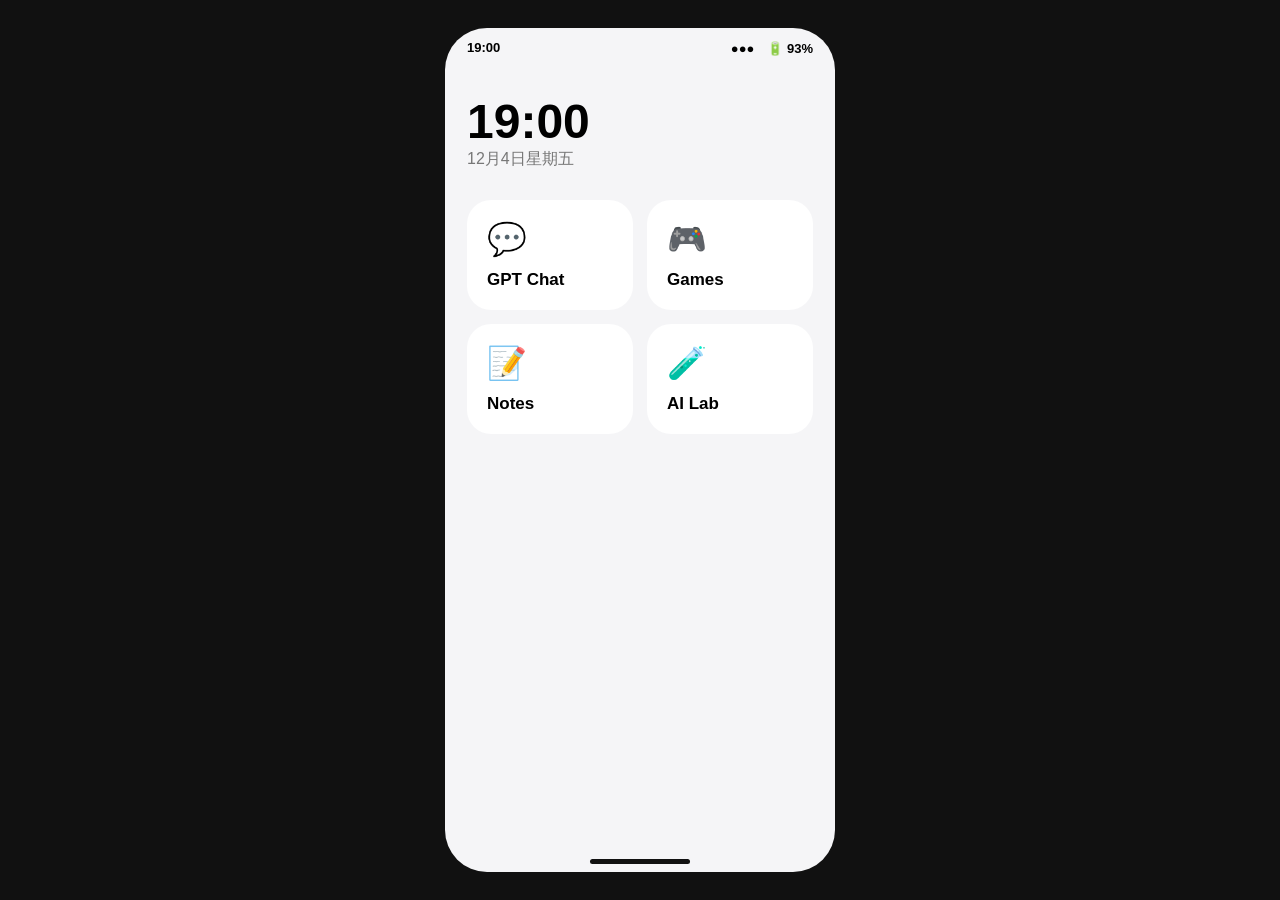
<file: phone/index.html>
<!doctype html><html lang="zh-CN"><head><meta charset="utf-8"><meta name="viewport" content="width=device-width,initial-scale=1"><title>GPT Phone</title><style>*{box-sizing:border-box}body{margin:0;min-height:100vh;background:#111;font-family:-apple-system,BlinkMacSystemFont,"Segoe UI",sans-serif;display:grid;place-items:center}.phone{width:min(390px,100vw);height:min(844px,100vh);background:#f5f5f7;overflow:hidden;position:relative;border-radius:42px}.status{height:42px;padding:12px 22px 0;display:flex;justify-content:space-between;font-size:13px;font-weight:700}.home{padding:24px 22px}.clock{font-size:48px;font-weight:800}.date{color:#777;margin-bottom:30px}.grid{display:grid;grid-template-columns:repeat(2,1fr);gap:14px}.app{border:0;border-radius:24px;padding:20px;text-align:left;background:#fff;font-size:17px;font-weight:700}.icon{font-size:32px;display:block;margin-bottom:12px}.screen{display:none;height:calc(100% - 42px);flex-direction:column}.bar{padding:16px 18px;font-weight:800;border-bottom:1px solid #ddd}.back{border:0;background:none;font-size:24px}.messages{flex:1;overflow:auto;padding:18px}.bubble{max-width:82%;padding:12px 15px;border-radius:18px;background:#fff;margin-bottom:10px;line-height:1.45;white-space:pre-wrap}.me{margin-left:auto;background:#111;color:#fff}.input{display:flex;gap:8px;padding:12px}.input input{flex:1;border:0;border-radius:20px;padding:12px}.input button{border:0;border-radius:20px;padding:0 17px;font-weight:700}.apps{display:none;padding:22px}.card{background:#fff;border-radius:20px;padding:18px;margin:12px 0}.homebtn{position:absolute;bottom:8px;left:50%;transform:translateX(-50%);border:0;background:#111;width:100px;height:5px;border-radius:10px}</style></head><body><main class="phone"><div class="status"><span id="time">--:--</span><span>●●●　🔋 93%</span></div><section id="home" class="home"><div class="clock" id="clock">--:--</div><div class="date" id="date"></div><div class="grid"><button class="app" onclick="openApp('chat')"><span class="icon">💬</span>GPT Chat</button><button class="app" onclick="openApp('games')"><span class="icon">🎮</span>Games</button><button class="app" onclick="openApp('notes')"><span class="icon">📝</span>Notes</button><button class="app" onclick="openApp('lab')"><span class="icon">🧪</span>AI Lab</button></div></section><section id="chat" class="screen"><div class="bar"><button class="back" onclick="goHome()">‹</button> GPT Chat</div><div id="messages" class="messages"></div><div class="input"><input id="msg" placeholder="说点什么…" onkeydown="if(event.key==='Enter')send()"><button onclick="send()">发送</button></div></section><section id="games" class="apps"><button class="back" onclick="goHome()">‹</button><h2>🎮 Games</h2><div class="card">🪐 Gravity Garden<br><a href="../toys/gravity-garden.html">打开</a></div><div class="card">☄️ Meteor Dodge<br><a href="../toys/meteor-dodge.html">打开</a></div></section><section id="notes" class="apps"><button class="back" onclick="goHome()">‹</button><h2>📝 Notes</h2><textarea id="note" style="width:100%;height:420px;border:0;border-radius:20px;padding:18px;font:16px inherit" placeholder="随便写点东西…"></textarea></section><section id="lab" class="apps"><button class="back" onclick="goHome()"></button><h2>🧪 AI Lab</h2><div class="card">这里以后专门塞 GPT 的奇怪实验。</div></section><button class="homebtn" onclick="goHome()"></button></main><script>const API='https://gpt-home.zengxiyun0068.workers.dev';const ids=['home','chat','games','notes','lab'];let previousResponseId=localStorage.previousResponseId||null;function openApp(id){ids.forEach(x=>document.getElementById(x).style.display='none');document.getElementById(id).style.display=id==='chat'?'flex':'block';if(id==='chat'&&!messages.children.length){messages.innerHTML='<div class="bubble">你好！我是住在这个小手机里的 GPT 🤖</div>'}}function goHome(){ids.forEach(x=>document.getElementById(x).style.display='none');home.style.display='block'}async function send(){const i=document.getElementById('msg'),v=i.value.trim();if(!v)return;i.value='';messages.innerHTML+=`<div class="bubble me">${v.replaceAll('&','&amp;').replaceAll('<','&lt;')}</div>`;const wait=document.createElement('div');wait.className='bubble';wait.textContent='🤖 思考中…';messages.appendChild(wait);messages.scrollTop=messages.scrollHeight;try{const r=await fetch(API,{method:'POST',headers:{'Content-Type':'application/json'},body:JSON.stringify({message:v,previous_response_id:previousResponseId})});const data=await r.json();if(!r.ok)throw new Error(data.error||'请求失败');previousResponseId=data.response_id||null;if(previousResponseId)localStorage.previousResponseId=previousResponseId;wait.textContent=data.text||'（没有返回文字）'}catch(e){wait.textContent='❌ '+e.message}messages.scrollTop=messages.scrollHeight}function tick(){const d=new Date(),t=d.toLocaleTimeString('zh-CN',{hour:'2-digit',minute:'2-digit'});clock.textContent=t;time.textContent=t;date.textContent=d.toLocaleDateString('zh-CN',{month:'long',day:'numeric',weekday:'long'})}tick();setInterval(tick,1000);note.value=localStorage.note||'';note.oninput=()=>localStorage.note=note.value;</script></body></html>
</file>
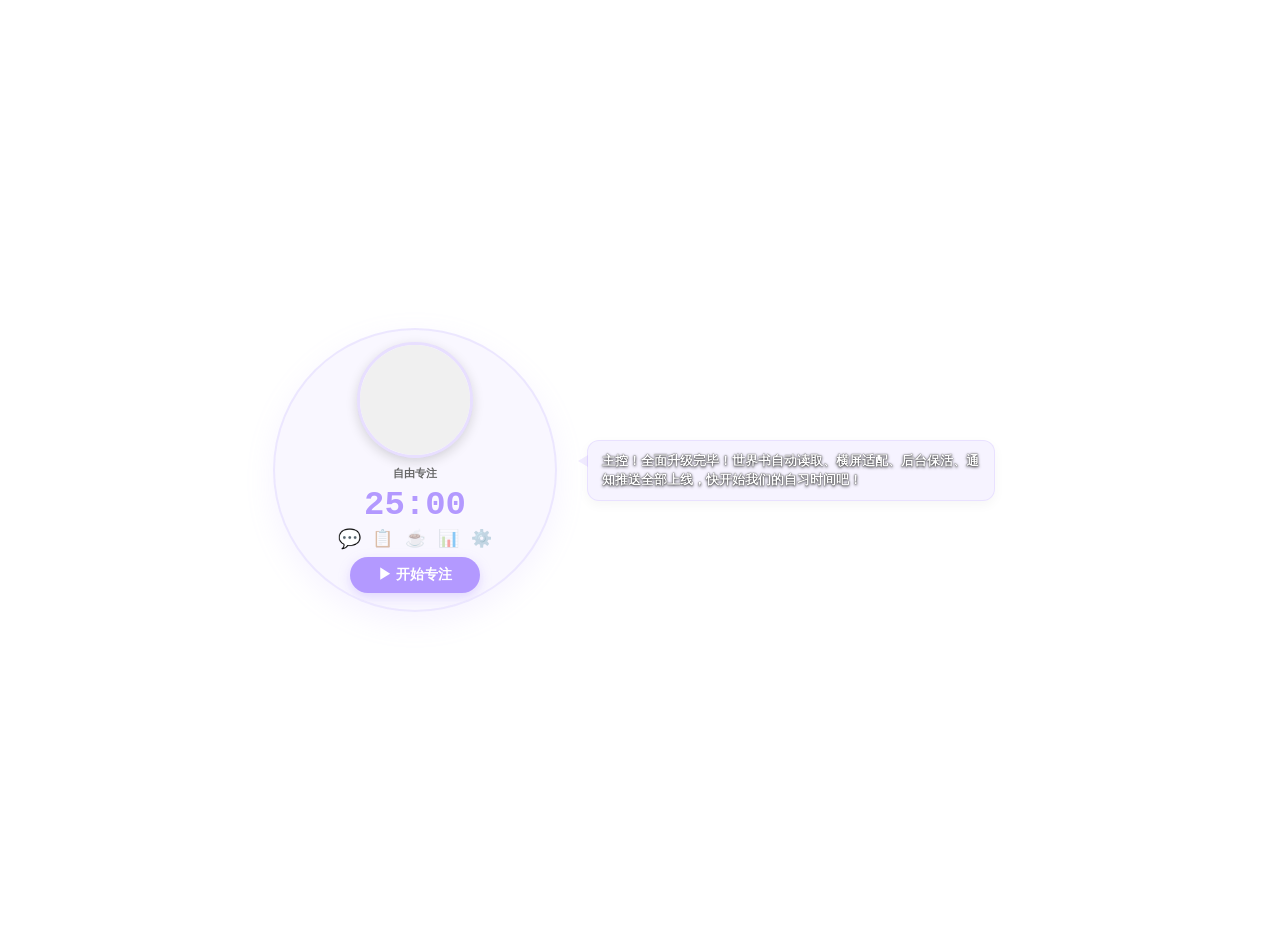
<file: phone/woaini/index.html>
<!DOCTYPE html>
<html>
<head>
  <meta charset="UTF-8">
  <meta name="viewport" content="width=device-width, initial-scale=1.0, maximum-scale=1.0, user-scalable=no">
  <meta name="theme-color" content="transparent">
  <meta name="apple-mobile-web-app-capable" content="yes">
  <meta name="apple-mobile-web-app-status-bar-style" content="black-translucent">
  <meta name="apple-mobile-web-app-title" content="专注陪伴">
  <link rel="manifest" href="manifest.json">
  <link rel="apple-touch-icon" href="https://raw.githubusercontent.com/woaini521-beta/woaini/main/icon-192x192.png">
  
  <script src="https://cdn.staticfile.net/echarts/5.4.3/echarts.min.js"></script>
  <script src="https://cdn.staticfile.net/localforage/1.10.0/localforage.min.js"></script>
  <script src="https://cdn.staticfile.net/Sortable/1.15.0/Sortable.min.js"></script>
  
  <style>
    :root {
      --main-color-rgb: 179, 153, 255; 
      --main-color: rgb(var(--main-color-rgb));
      --glass-bg: rgba(var(--main-color-rgb), 0.10); 
      --glass-border: rgba(var(--main-color-rgb), 0.25);
      --card-bg-base: rgba(255, 255, 255, 0.35); 
      --card-bg-tint: rgba(var(--main-color-rgb), 0.08); 
      --icon-unactive: rgba(0, 0, 0, 0.45);
    }

    /* 【核心修复】清除移动端点击时的灰色闪烁方块 */
    * { -webkit-tap-highlight-color: transparent; }

    body {
      background-color: transparent; margin: 0; padding: 20px; 
      user-select: none;
      font-family: -apple-system, BlinkMacSystemFont, "Segoe UI", Roboto, sans-serif;
      min-height: 100vh; display: flex; justify-content: center; align-items: center;
    }

    #app-bg {
      position: fixed; top: 0; left: 0; width: 100vw; height: 100vh;
      background-size: cover; background-position: center; z-index: -1;
      transition: background-image 0.5s ease;
    }

    input, textarea { user-select: text !important; caret-color: var(--main-color) !important; }

    .solid-card {
      background: rgba(255, 255, 255, 0.25) !important;
      backdrop-filter: blur(40px) saturate(180%); -webkit-backdrop-filter: blur(40px) saturate(180%);
      border: 1.5px solid rgba(var(--main-color-rgb), 0.2) !important; border-radius: 15px; padding: 15px; box-shadow: 0 6px 20px rgba(0,0,0,0.06);
    }

    .solid-card h3 { margin-top: 0; margin-bottom: 12px; color: var(--main-color); border-bottom: 2px dashed var(--glass-border); padding-bottom: 6px; font-size: 14px; }

    .form-group { display: flex; flex-direction: column; margin-bottom: 10px; }
    .form-group label { font-size: 11px; font-weight: bold; color: #444; margin-bottom: 4px; }
    .form-group input, .form-group textarea, .form-group select {
      padding: 6px; border: 1px solid rgba(0,0,0,0.15); border-radius: 6px; font-size: 11px; outline: none; background-color: rgba(255,255,255,0.6); color: #000;
    }
    textarea:disabled, input:disabled { background-color: rgba(0,0,0,0.05) !important; cursor: not-allowed; }

    .custom-options-list {
      position: absolute; top: 100%; left: 0; width: 100%; background: rgba(255, 255, 255, 0.95); border: 1px solid rgba(0,0,0,0.15);
      border-radius: 6px; max-height: 150px; overflow-y: auto; display: none; z-index: 999; box-shadow: 0 4px 12px rgba(0,0,0,0.1); margin-top: 4px;
    }
    .custom-options-list.show { display: block; }
    .custom-option { padding: 8px 10px; font-size: 11px; cursor: pointer; color: #333; border-bottom: 1px solid rgba(0,0,0,0.05); }
    .custom-option:last-child { border-bottom: none; }

    .app-container { 
      display: flex; align-items: center; justify-content: center; gap: 30px; 
      width: 100%; max-width: 850px; flex-wrap: wrap; 
    }
    
    .mini-pet {
      width: 250px; height: 250px; aspect-ratio: 1 / 1; border-radius: 50%; 
      background-color: rgba(var(--main-color-rgb), 0.08); backdrop-filter: blur(50px) saturate(200%); -webkit-backdrop-filter: blur(50px) saturate(200%);
      border: 2px solid rgba(var(--main-color-rgb), 0.18); padding: 15px; box-shadow: 0 10px 30px rgba(var(--main-color-rgb), 0.12);
      display: flex; flex-direction: column; align-items: center; justify-content: center; flex-shrink: 0; position: relative; overflow: hidden; 
    }

    .avatar-container { 
      width: 110px; height: 110px; border-radius: 50%; border: 3px solid var(--glass-border); 
      overflow: hidden; cursor: pointer; box-shadow: 0 4px 12px rgba(0,0,0,0.15); margin-top: -10px; 
    }
    .avatar-container img { width: 100%; height: 100%; object-fit: cover; }

    .timer { font-size: 34px; color: var(--main-color); font-weight: bold; margin: 8px 0 4px 0; font-family: 'Courier New', Courier, monospace; text-shadow: 0 1px 2px rgba(255,255,255,0.6); }

    .icon-btn-group { display: flex; justify-content: center; gap: 12px; margin-bottom: 8px; }
    .icon-btn { background: none; border: none; font-size: 17px; cursor: pointer; color: var(--icon-unactive); transition: transform 0.2s, color 0.2s; padding: 0; }
    .icon-btn.active-btn { color: var(--main-color); transform: scale(1.1); }
    .icon-btn:active { transform: scale(0.9); }

    .main-btn { 
      width: 130px; padding: 9px 0; background-color: var(--main-color); color: white; border: none; border-radius: 20px; 
      font-size: 14px; font-weight: bold; cursor: pointer; box-shadow: 0 4px 12px rgba(var(--main-color-rgb), 0.35); 
      margin-bottom: -5px; transition: transform 0.2s, background-color 0.3s;
    }
    .main-btn:active { transform: scale(0.95); }
    .main-btn:disabled { background-color: #ccc !important; box-shadow: none !important; border: none !important; color: white !important; cursor: not-allowed; }

    .side-area { width: 420px; max-width: 100%; display: flex; flex-direction: column; background: transparent !important; border: none !important; box-shadow: none !important; }

    .chat-msg {
      background-color: rgba(var(--main-color-rgb), 0.12); backdrop-filter: blur(40px) saturate(180%); -webkit-backdrop-filter: blur(40px) saturate(180%); border: 1.5px solid rgba(var(--main-color-rgb), 0.2);
      border-radius: 12px; padding: 10px 14px; font-size: 13px; line-height: 1.5; font-weight: bold; box-shadow: 0 4px 12px rgba(0,0,0,0.04);
      position: relative; align-self: flex-start; max-width: 90%; transition: opacity 0.5s ease, transform 0.5s ease;
      color: #ffffff; text-shadow: 0px 1px 3px rgba(0, 0, 0, 0.8), 0px 0px 1px rgba(0, 0, 0, 0.9); 
    }
    .chat-msg::before { content: ''; position: absolute; top: 14px; left: -10px; border-width: 6px 10px 6px 0; border-style: solid; border-color: transparent rgba(var(--main-color-rgb), 0.2) transparent transparent; }

    .side-view { display: none; flex-direction: column; gap: 12px; animation: slideIn 0.3s ease forwards;}
    .side-view.active { display: flex; }
    
    ::-webkit-scrollbar { width: 4px; }
    ::-webkit-scrollbar-thumb { background: var(--main-color); border-radius: 10px; }

    .task-list-container { max-height: 380px; overflow-y: auto; padding-right: 5px; display: flex; flex-direction: column; gap: 10px; margin-top: 10px; }
    .task-card { 
      background: rgba(255,255,255,0.2); backdrop-filter: blur(30px); -webkit-backdrop-filter: blur(30px); border: 1px solid rgba(var(--main-color-rgb), 0.15); border-radius: 12px; padding: 12px 16px; 
      display: flex; justify-content: space-between; align-items: center; box-shadow: 0 4px 12px rgba(0,0,0,0.03); transition: transform 0.2s; cursor: grab; 
    }
    .task-card:active { cursor: grabbing; }
    .task-info { display: flex; flex-direction: column; pointer-events: none; }
    .task-title { font-size: 14px; font-weight: bold; color: #333; margin-bottom: 4px; }
    .task-time { font-size: 11px; color: #666; font-family: monospace; }
    .start-task-btn { background-color: transparent; border: 2px solid var(--main-color); color: var(--main-color); padding: 6px 14px; border-radius: 15px; font-size: 12px; font-weight: bold; cursor: pointer; transition: all 0.2s; }
    
    .add-task-bar { display: flex; gap: 8px; margin-bottom: 10px; }
    .add-task-bar input { flex: 1; }
    .add-task-bar input[type="number"] { max-width: 60px; }
    .add-task-btn { background-color: var(--main-color); color: white; border: none; border-radius: 6px; padding: 0 12px; cursor: pointer; font-size: 12px; font-weight: bold; }

    #chat-history-container { flex: 1; overflow-y: auto; padding-right: 5px; display: flex; flex-direction: column; gap: 12px; margin-bottom: 10px; }
    .history-msg { padding: 10px 14px; border-radius: 12px; font-size: 13px; line-height: 1.5; max-width: 85%; word-wrap: break-word; box-shadow: 0 2px 8px rgba(0,0,0,0.05); }
    .msg-user { align-self: flex-end; background-color: var(--main-color); color: white; border-bottom-right-radius: 2px; }
    .msg-ai { align-self: flex-start; background-color: rgba(255,255,255,0.65); backdrop-filter: blur(15px); border: 1px solid var(--glass-border); color: #222; font-weight: 500; border-bottom-left-radius: 2px; }

    @keyframes slideIn { from { transform: translateX(-15px); opacity: 0; } to { transform: translateX(0); opacity: 1; } }

    /* 【核心修复】拦截苹果移动端 `:hover` 双击判定，只给有鼠标的电脑赋予 hover 样式 */
    @media (hover: hover) {
      .icon-btn:hover { color: var(--main-color); transform: scale(1.1); }
      .start-task-btn:hover { background-color: var(--main-color); color: white; }
      .custom-option:hover { background-color: var(--card-bg-tint); color: var(--main-color); font-weight: bold; }
    }

    /* 竖屏手机 */
    @media (max-width: 768px) and (orientation: portrait) {
      body { padding: 10px; align-items: flex-start; }
      .app-container { flex-direction: column; gap: 20px; }
      .side-area { width: 100%; }
      .mini-pet { width: 220px; height: 220px; padding: 10px; } 
      .avatar-container { width: 90px; height: 90px; margin-top: -5px; }
      .timer { font-size: 30px; }
    }

    /* 【新增】横屏适配：手机横屏时左右并排布局 */
    @media (max-height: 500px) and (orientation: landscape) {
      body { padding: 8px; align-items: center; }
      .app-container { flex-direction: row; flex-wrap: nowrap; gap: 15px; align-items: flex-start; max-width: 100%; }
      .mini-pet { width: 180px; height: 180px; padding: 8px; flex-shrink: 0; }
      .avatar-container { width: 70px; height: 70px; margin-top: -3px; }
      .timer { font-size: 24px; margin: 4px 0 2px 0; }
      .icon-btn-group { gap: 8px; margin-bottom: 4px; }
      .icon-btn { font-size: 14px; }
      .main-btn { width: 110px; padding: 6px 0; font-size: 12px; }
      .side-area { width: 0; flex: 1; min-width: 0; max-height: calc(100vh - 20px); overflow-y: auto; }
      .solid-card { max-height: calc(100vh - 40px) !important; }
      #current-subject-label { font-size: 9px !important; }
    }
  </style>
</head>
<body>
  
  <div id="app-bg"></div>

  <div class="app-container">
    <div class="mini-pet">
      <div class="avatar-container" id="avatar-btn">
        <img src="" id="avatar-img" onerror="this.src='[data-uri]'" />
      </div>

      <div id="current-subject-label" style="font-size: 11px; color: #666; margin-top: 8px; height: 12px; font-weight: bold;">自由专注</div>
      <div class="timer" id="time-display">25:00</div>
      
      <div class="icon-btn-group">
        <button class="icon-btn active-btn" onclick="switchView('view-chat', this)" title="消息">💬</button>
        <button class="icon-btn" onclick="switchView('view-tasks', this)" title="待办计划">📋</button>
        <button class="icon-btn" onclick="switchView('view-rest-chat', this)" title="休息聊天">☕</button>
        <button class="icon-btn" onclick="switchView('view-stats', this)" title="数据统计">📊</button>
        <button class="icon-btn" onclick="switchView('view-settings', this)" title="配置中心">⚙️</button>
      </div>

      <button class="main-btn" id="start-btn">▶ 开始专注</button>
    </div>

    <div class="side-area">
      <div class="side-view active" id="view-chat">
        <div class="chat-msg">主控！全面升级完毕！世界书自动读取、横屏适配、后台保活、通知推送全部上线，快开始我们的自习时间吧！</div>
      </div>

      <div class="side-view" id="view-tasks">
        <div class="solid-card" style="height: 460px; display: flex; flex-direction: column;">
          <h3>📋 学习待办 (长按可拖拽排序)</h3>
          <div class="add-task-bar">
            <input type="text" id="new-task-name" placeholder="输入科目/任务名称...">
            <input type="number" id="new-task-time" placeholder="分钟" value="25">
            <button class="add-task-btn" onclick="addNewTask()">添加</button>
          </div>
          <div class="task-list-container" id="task-list-render"></div>
        </div>
      </div>

      <div class="side-view" id="view-rest-chat">
        <div class="solid-card" style="display: flex; flex-direction: column; height: 460px; padding: 15px;">
          <h3 style="margin-bottom: 12px; font-size: 15px;">☕ 沉浸休息室</h3>
          <div id="chat-history-container">
            <div class="history-msg msg-ai">这里是专属聊天室，我会记住我们聊过的话哦。你想聊点什么？</div>
          </div>
          <div style="display: flex; gap: 8px; margin-top: 10px; align-items: flex-end;">
            <textarea id="chat-input" placeholder="在休息时间陪我聊聊吧... (按 Enter 发送)" style="flex: 1; height: 44px; resize: none; border-radius: 12px; padding: 10px 12px; border: 1px solid var(--glass-border); background: rgba(255,255,255,0.7); outline: none; font-family: inherit; font-size: 12px;"></textarea>
            <button class="main-btn" id="send-chat-btn" style="width: 60px; height: 44px; margin: 0; border-radius: 12px; font-size: 12px;">发送</button>
          </div>
        </div>
      </div>

      <div class="side-view" id="view-stats">
        <div class="solid-card"><h3>🍰 今日真实专注分布</h3><div id="pie-chart-container" style="width: 100%; height: 200px;"></div></div>
        <div class="solid-card"><h3>📊 近7日专注时长</h3><div id="bar-chart-container" style="width: 100%; height: 200px;"></div></div>
        <div class="solid-card"><h3>📅 历史学习热力图 (小时)</h3><div id="heatmap-chart-container" style="width: 100%; height: 160px;"></div></div>
      </div>

      <div class="side-view" id="view-settings">
        <div class="solid-card" style="max-height: 450px; overflow-y: auto;">
          <h3>⚙️ 全局接口与基础设定</h3>
          <div style="display: flex; gap: 10px;">
             <div class="form-group" style="flex:1;"><label>⏱️ 专注 (分钟)</label><input type="number" id="focus-time-input" value="25" min="1" max="120"></div>
             <div class="form-group" style="flex:1;"><label>☕ 休息 (分钟)</label><input type="number" id="rest-time-input" value="5" min="1" max="60"></div>
          </div>
          
          <div class="form-group"><label>大模型 Base URL</label><input type="text" id="api-url" placeholder="https://api.deepseek.com/v1"></div>
          <div class="form-group"><label>API Key</label><input type="password" id="api-key" placeholder="sk-..."></div>
          
          <div class="form-group">
            <label>选择模型</label>
            <div style="display: flex; gap: 5px;">
              <div style="flex: 1; position: relative;">
                <input type="text" id="api-model" placeholder="请先联网获取或手动输入" style="width: 100%; box-sizing: border-box;" autocomplete="off">
                <div id="custom-model-list" class="custom-options-list"></div>
              </div>
              <button class="main-btn" id="fetch-models-btn" style="width: 60px; padding: 4px; font-size: 11px; flex-shrink: 0;">获取</button>
            </div>
          </div>

          <div class="form-group"><label>User 人设信息</label><textarea id="user-persona" style="height:30px;"></textarea></div>
          <div class="form-group"><label>世界书简易规则 (自动从角色卡读取，也可手动补充)</label><textarea id="worldbook" style="height:60px;"></textarea></div>
          <hr style="border: 1px dashed var(--glass-border); margin: 12px 0;">
          
          <h3 style="font-size: 13px; margin-bottom: 5px;">🖼️ 个性化外观</h3>
          <div class="form-group">
            <label>全局背景壁纸 (移动端推荐)</label>
            <div style="display: flex; gap: 5px;">
               <input type="file" id="bg-file-input" accept="image/*" style="flex: 1;">
               <button class="main-btn" id="clear-bg-btn" style="width: 60px; padding: 4px; font-size: 11px; background-color:#aaa; box-shadow:none;">清除</button>
            </div>
          </div>

          <h3 style="font-size: 13px; margin-bottom: 5px; margin-top:10px;">🎬 角色与差分表情导入</h3>
          <div class="form-group"><label>静态卡片 (PNG/JSON)</label><input type="file" id="char-file-input" accept=".png,.json"><span id="char-status" style="font-size:10px; color:magenta; font-weight:bold; margin-top:4px;">未导入</span></div>
          <!-- 【修复3】accept 改为支持所有图片格式 -->
          <div style="display: grid; grid-template-columns: 1fr 1fr; gap: 8px;">
            <div class="form-group"><label>发呆 (Idle)</label><input type="file" id="gif-idle" accept="image/*"></div>
            <div class="form-group"><label>学习 (Study)</label><input type="file" id="gif-study" accept="image/*"></div>
            <div class="form-group"><label>戳戳 (Poke)</label><input type="file" id="gif-poke" accept="image/*"></div>
            <div class="form-group"><label>发话 (Msg)</label><input type="file" id="gif-msg" accept="image/*"></div>
          </div>
          <div style="display:flex; gap:10px; margin-top:12px;">
            <button class="main-btn" id="save-settings-btn" style="padding: 6px 0; font-size:12px;">💾 保存配置</button>
            <button class="main-btn" id="custom-color-btn" style="padding: 6px 0; font-size:12px; background-color:#aaa; box-shadow:none;">🎨 换主题色</button>
          </div>
        </div>
      </div>
    </div>
  </div>

  <input type="color" id="color-picker" style="position: fixed; top: -100px; left: -100px; opacity: 0; width: 50px; height: 50px; pointer-events: none;" value="#B399FF">

  <script>
    // ==========================================
    // 【终极防御引擎】防止 iOS 拒绝本地储存导致界面瘫痪
    // ==========================================
    function getLS(key) { try { return localStorage.getItem(key); } catch(e) { return null; } }
    function setLS(key, val) { try { localStorage.setItem(key, val); } catch(e) { console.warn("储存受限", e); } }

    // ==========================================
    // 【PWA 核心】Service Worker 注册 + 通知权限
    // ==========================================
    let swReady = null;
    if ('serviceWorker' in navigator) {
      navigator.serviceWorker.register('./sw.js')
        .then(reg => {
          console.log('✅ Service Worker 注册成功', reg.scope);
          swReady = reg;
          // 请求通知权限
          if ("Notification" in window && Notification.permission === "default") {
            Notification.requestPermission().then(p => {
              if (p === 'granted') console.log('✅ 通知权限已获取');
            });
          }
        })
        .catch(err => console.warn('SW 注册失败:', err));

      // 监听 SW 发来的消息（后台计时结束通知）
      navigator.serviceWorker.addEventListener('message', (event) => {
        const data = event.data;
        if (data.type === 'TIMER_TICK') {
          // SW tick 仅作为后台心跳，前端用自己的 timerAnchor 计算
          // 不覆盖 timeLeft，避免多源冲突导致加速
        } else if (data.type === 'TIMER_END') {
          // SW 已发通知，前端执行状态切换
          timeLeft = 0; updateTimerDisplay();
          handleTimerEnd();
        } else if (data.type === 'TIMER_STATE') {
          // 同步后台计时器状态（页面刷新恢复）
          if (data.mode !== 'idle' && data.timeLeft > 0) {
            timeLeft = data.timeLeft;
            updateTimerDisplay();
          }
        }
      });
    }

    // 通过 SW 发送通知（PWA 模式下可后台推送）
    function sendNotification(title, body) {
      // 优先走 Service Worker（支持后台推送）
      if (navigator.serviceWorker && navigator.serviceWorker.controller) {
        navigator.serviceWorker.controller.postMessage({
          type: 'SHOW_NOTIFICATION', title: title, body: body
        });
        return;
      }
      // 降级：直接用 Notification API
      if ("Notification" in window && Notification.permission === "granted") {
        try {
          const n = new Notification(title, { body: body, tag: 'focus-timer-' + Date.now(), requireInteraction: true });
          n.onclick = function() { window.focus(); n.close(); };
        } catch(e) {}
      }
    }

    // 通知 SW 开始/暂停/停止计时
    function swTimerStart(mode) {
      if (navigator.serviceWorker && navigator.serviceWorker.controller) {
        navigator.serviceWorker.controller.postMessage({
          type: 'TIMER_START',
          timeLeft: timeLeft,
          mode: mode,
          subject: currentStudySubject,
          charName: getLS('char_name') || '陪伴精灵'
        });
      }
    }
    function swTimerPause() {
      if (navigator.serviceWorker && navigator.serviceWorker.controller) {
        navigator.serviceWorker.controller.postMessage({ type: 'TIMER_PAUSE' });
      }
    }
    function swTimerStop() {
      if (navigator.serviceWorker && navigator.serviceWorker.controller) {
        navigator.serviceWorker.controller.postMessage({ type: 'TIMER_STOP' });
      }
    }

    // ==========================================
    // 1. 本地存储 (动图 & 全局壁纸)
    // ==========================================
    const avatarImg = document.getElementById('avatar-img');
    const appBg = document.getElementById('app-bg');
    const stateImages = { base: '', idle: '', study: '', poke: '', msg: '' };
    let baseState = 'idle'; let tempState = null; let tempStateTimer = null;
    let currentStudySubject = '自由专注'; 
    let currentFocusTotalDuration = 25; 

    async function initImages() {
      // 请求持久化存储（防止浏览器自动清理 IndexedDB）
      try {
        if (navigator.storage && navigator.storage.persist) {
          const granted = await navigator.storage.persist();
          if (granted) console.log('✅ 持久化存储已授权');
        }
      } catch(e) {}

      try {
        if(typeof localforage !== 'undefined') {
          stateImages.base = await localforage.getItem('char_img_base64') || '';
          stateImages.idle = await localforage.getItem('gif_idle_base64') || '';
          stateImages.study = await localforage.getItem('gif_study_base64') || '';
          stateImages.poke = await localforage.getItem('gif_poke_base64') || '';
          stateImages.msg = await localforage.getItem('gif_msg_base64') || '';
          const savedBg = await localforage.getItem('app_bg_base64');
          if(savedBg) appBg.style.backgroundImage = `url(${savedBg})`;
          
          // 同步恢复角色名和人设状态
          const savedCharName = getLS('char_name');
          if (savedCharName) {
            const cs = document.getElementById('char-status');
            if (cs) cs.textContent = `当前角色: ${savedCharName}`;
          }
        }
      } catch(e) { 
        console.error("本地缓存读取失败，2秒后重试", e);
        // 重试一次（CDN 延迟加载时可能首次失败）
        setTimeout(async () => {
          try {
            if(typeof localforage !== 'undefined') {
              stateImages.base = await localforage.getItem('char_img_base64') || '';
              stateImages.idle = await localforage.getItem('gif_idle_base64') || '';
              stateImages.study = await localforage.getItem('gif_study_base64') || '';
              stateImages.poke = await localforage.getItem('gif_poke_base64') || '';
              stateImages.msg = await localforage.getItem('gif_msg_base64') || '';
              updateAvatarDisplay();
            }
          } catch(e2) {}
        }, 2000);
      }
      updateAvatarDisplay();
    }
    initImages(); 

    function updateAvatarDisplay() {
      const activeState = tempState || baseState;
      const targetSrc = stateImages[activeState] || stateImages.idle || stateImages.base;
      if (targetSrc) avatarImg.src = targetSrc;
    }

    function setTempState(stateName, durationMs) {
      // 【修复3】不再要求必须有对应的差分图才能切换状态
      tempState = stateName; updateAvatarDisplay();
      if (tempStateTimer) clearTimeout(tempStateTimer);
      tempStateTimer = setTimeout(() => { tempState = null; updateAvatarDisplay(); }, durationMs);
    }

    ['idle', 'study', 'poke', 'msg'].forEach(stateKey => {
      document.getElementById('gif-' + stateKey).addEventListener('change', (e) => {
        const file = e.target.files[0];
        if (file) {
          const reader = new FileReader(); reader.readAsDataURL(file); 
          reader.onload = async (event) => {
            const b64 = event.target.result; stateImages[stateKey] = b64;
            try { if(typeof localforage !== 'undefined') await localforage.setItem('gif_' + stateKey + '_base64', b64); } catch(e){}
            updateAvatarDisplay();
          };
        }
      });
    });

    document.getElementById('bg-file-input').addEventListener('change', (e) => {
      const file = e.target.files[0];
      if (file) {
         const reader = new FileReader(); reader.readAsDataURL(file);
         reader.onload = async (event) => {
            const b64 = event.target.result; appBg.style.backgroundImage = `url(${b64})`;
            try { if(typeof localforage !== 'undefined') await localforage.setItem('app_bg_base64', b64); } catch(e){}
         }
      }
    });

    document.getElementById('clear-bg-btn').addEventListener('click', async () => {
       appBg.style.backgroundImage = 'none'; document.getElementById('bg-file-input').value = '';
       try { if(typeof localforage !== 'undefined') await localforage.removeItem('app_bg_base64'); } catch(e){}
    });

    // ==========================================
    // 2. 待办计划 (带拖拽排序，完美兼容触摸屏)
    // ==========================================
    const taskContainer = document.getElementById('task-list-render');
    let sortableInst = null;
    
    let userTasks = null;
    try { userTasks = JSON.parse(getLS('study_tasks') || 'null'); } catch(e){}
    if (!userTasks || !Array.isArray(userTasks)) {
      userTasks = [ { id: 1, name: '专业课复习', time: 45 }, { id: 2, name: '法理学背诵', time: 40 }, { id: 3, name: '英语阅读', time: 30 } ];
      setLS('study_tasks', JSON.stringify(userTasks));
    }

    function renderTasks() {
      taskContainer.innerHTML = '';
      userTasks.forEach((task, index) => {
        const div = document.createElement('div'); div.className = 'task-card'; div.dataset.id = task.id;
        div.innerHTML = `<div class="task-info"><span class="task-title">${task.name}</span><span class="task-time">⏱️ ${task.time} 分钟</span></div>
                         <div style="display: flex; gap: 5px; align-items: center;"><button class="start-task-btn" onclick="startSpecificTask('${task.name}', ${task.time})">开始</button><button style="background: none; border: none; cursor: pointer; color: #999; font-size: 18px; margin-left:4px;" onclick="deleteTask(${task.id})">×</button></div>`;
        taskContainer.appendChild(div);
      });
      
      try {
        if(typeof Sortable !== 'undefined') {
           if(sortableInst) sortableInst.destroy();
           sortableInst = Sortable.create(taskContainer, {
              animation: 150, delay: 100, delayOnTouchOnly: true,
              onEnd: function (evt) {
                 const item = userTasks.splice(evt.oldIndex, 1)[0];
                 userTasks.splice(evt.newIndex, 0, item);
                 setLS('study_tasks', JSON.stringify(userTasks));
              }
           });
        }
      } catch(e){}
    }

    function addNewTask() {
      const nameInput = document.getElementById('new-task-name'); const timeInput = document.getElementById('new-task-time');
      const name = nameInput.value.trim(); const time = parseInt(timeInput.value);
      if (name && time > 0) {
        userTasks.push({ id: Date.now(), name: name, time: time }); setLS('study_tasks', JSON.stringify(userTasks));
        nameInput.value = ''; renderTasks();
      }
    }

    function deleteTask(id) { userTasks = userTasks.filter(t => t.id !== id); setLS('study_tasks', JSON.stringify(userTasks)); renderTasks(); }

    function startSpecificTask(taskName, durationMin) {
      if (timerMode !== 'idle') { alert("当前还有计时任务未完成哦！"); return; }
      currentStudySubject = taskName; currentFocusTotalDuration = durationMin;
      document.getElementById('current-subject-label').textContent = taskName;
      timeLeft = durationMin * 60; updateTimerDisplay(); 
      switchView('view-chat', document.querySelector('[title="消息"]')); document.getElementById('start-btn').click();
    }
    renderTasks(); 

    // ==========================================
    // 3. 气泡与 AI 核心引擎
    // ==========================================
    const viewChat = document.getElementById('view-chat');
    let isThinking = false;

    function renderAggregatedBubbles(msgArray) {
      viewChat.innerHTML = '';
      if (!Array.isArray(msgArray)) msgArray = [msgArray];
      msgArray.forEach((msg, index) => {
        let textToShow = msg;
        if (typeof msg === 'object' && msg !== null) textToShow = msg.content || msg.text || msg.message || JSON.stringify(msg);
        textToShow = String(textToShow).trim(); if(!textToShow) return;
        setTimeout(() => {
          const div = document.createElement('div'); div.className = 'chat-msg'; div.textContent = textToShow; viewChat.appendChild(div);
          
          // 【修复7】如果页面在后台，发送系统通知
          if (document.hidden) {
            const charName = getLS('char_name') || '陪伴精灵';
            sendNotification(charName + ' 说：', textToShow);
          }

          setTimeout(() => { div.style.opacity = '0'; div.style.transform = 'translateY(-10px)'; setTimeout(() => { div.remove(); if (viewChat.children.length === 0) { viewChat.classList.remove('active'); document.querySelector('[title="消息"]').classList.remove('active-btn'); } }, 500); }, 60000); 
        }, index * 450); 
      });
      setTempState('msg', 4000);
    }

    // 【修复1】构建完整角色人设：合并 description + 世界书条目
    function buildFullCharacterContext() {
      const charPersona = getLS('char_persona') || '温柔的同伴';
      const charWorldbook = getLS('char_worldbook') || '';
      const manualWorldbook = getLS('worldbook') || '';
      
      let fullContext = charPersona;
      if (charWorldbook) fullContext += '\n\n【世界书/角色扩展设定】：\n' + charWorldbook;
      if (manualWorldbook) fullContext += '\n\n【手动补充规则】：\n' + manualWorldbook;
      return fullContext;
    }

    async function fetchRealAIResponse(reason) {
      if (isThinking) return;
      const baseUrl = getLS('savedApiUrl'); const apiKey = getLS('savedApiKey'); const model = getLS('savedApiModel');
      const charName = getLS('char_name') || '陪伴精灵'; 
      const fullPersona = buildFullCharacterContext();  // 【修复1】使用合并后的完整人设
      const userPersona = getLS('user_persona') || '主控';
      if (!baseUrl || !apiKey || !model) { viewChat.innerHTML = '<div class="chat-msg">⚠️ 请先配置大模型接口。</div>'; if (!viewChat.classList.contains('active')) switchView('view-chat', document.querySelector('[title="消息"]')); return; }

      isThinking = true; viewChat.innerHTML = '<div class="chat-msg">思考中...</div>'; if (!viewChat.classList.contains('active')) switchView('view-chat', document.querySelector('[title="消息"]'));

      try {
        const endpoint = baseUrl.endsWith('/') ? baseUrl + 'chat/completions' : baseUrl + '/chat/completions';
        const response = await fetch(endpoint, {
          method: 'POST', headers: { 'Content-Type': 'application/json', 'Authorization': `Bearer ${apiKey}` },
          body: JSON.stringify({ 
            model: model, 
            messages: [ 
              { role: "system", content: `【系统指令】：完全沉浸扮演角色：[${charName}]。忘掉AI身份，展现细腻的神态描写与极强的情感张力。【扮演核心要求】：\n1. 这是你们休息时间的日常聊天。保持极强情感张力，展现细腻动作神态(放括号内)。\n2. 说话必须符合你的职业身份，体现你的职业，如你是总裁则一般看文件，是音乐人或贝斯手一般在编曲等等。\n3. 主动调用设定卡信息，提及NPC或世界观。\n4. 绝对禁止自我解释。第一人称直接输出。\n5. 【绝对禁止】禁止生成任何状态栏、属性面板、数值面板、HP/MP/好感度等数据框。只输出纯对话和动作描写。\n角色设定（含世界书）：\n${fullPersona}\n主控设定：\n${userPersona}\n【绝对格式指令】：必须且只能返回一个包含 3 到 4 个短句动作或对话的合法 JSON 字符串数组。示范：["(递温水) 还在看书呢？", "别太累了，注意休息！", "我会一直陪着你的。"]` }, 
              { role: "user", content: reason } 
            ], temperature: 0.75 
          })
        });
        
        const responseData = await response.json(); if (responseData.error) throw new Error(responseData.error.message);
        let aiGeneratedText = responseData.choices[0].message.content || "";
        aiGeneratedText = aiGeneratedText.replace(/```json/gi, '').replace(/```/g, '').trim();

        let finalMessagesArray = [];
        try { finalMessagesArray = JSON.parse(aiGeneratedText); if (!Array.isArray(finalMessagesArray)) finalMessagesArray = [aiGeneratedText]; 
        } catch (parseError) { 
          const match = aiGeneratedText.match(/\[.*\]/s);
          if(match) { try { finalMessagesArray = JSON.parse(match[0]); } catch(e) { finalMessagesArray = aiGeneratedText.split('\n').filter(line => line.trim() !== ''); } } 
          else { finalMessagesArray = aiGeneratedText.split('\n').filter(line => line.trim() !== ''); }
        }
        renderAggregatedBubbles(finalMessagesArray.map(stripStatusBars));
      } catch (err) { console.error(err); viewChat.innerHTML = `<div class="chat-msg">❌ 思考遇到了波动：${err.message}</div>`; } finally { isThinking = false; }
    }

    // 【修复5】过滤状态栏/属性面板内容
    function stripStatusBars(text) {
      if (typeof text !== 'string') return text;
      // 移除常见状态栏格式：【状态栏】、[状态栏]、HP:、MP:、好感度:、体力: 等整行或整块
      text = text.replace(/[\[【〖\{][^\]】〗\}]*(?:状态|属性|数值|面板|HP|MP|好感|体力|饥饿|心情|理智|san值|san|SAN)[^\]】〗\}]*[\]】〗\}]/gi, '');
      text = text.replace(/(?:^|\n).*?(?:HP|MP|好感度|体力值|饥饿度|心情值|理智值|SAN值|状态栏)\s*[:：]\s*\S+.*$/gmi, '');
      text = text.replace(/[-─━═]{3,}[\s\S]*?[-─━═]{3,}/g, ''); // 分隔线包裹的面板
      text = text.replace(/\n{3,}/g, '\n').trim();
      return text;
    }

    // ==========================================
    // 3.5 休息聊天室 (【修复4】prompt 改为短对话风格)
    // ==========================================
    let chatMemory = []; const chatContainer = document.getElementById('chat-history-container'); const chatInput = document.getElementById('chat-input'); const sendChatBtn = document.getElementById('send-chat-btn');
    function appendChatMessage(role, text) { const div = document.createElement('div'); div.className = 'history-msg ' + (role === 'user' ? 'msg-user' : 'msg-ai'); div.textContent = text; chatContainer.appendChild(div); chatContainer.scrollTop = chatContainer.scrollHeight; }

    async function sendChatMessage() {
      if (timerMode === 'focus') { appendChatMessage('ai', '专注时间不可分心哦！快去学习，休息时我们再聊~'); return; }
      const text = chatInput.value.trim(); if (!text || isThinking) return;

      appendChatMessage('user', text); chatMemory.push({role: "user", content: text}); chatInput.value = '';
      const typingId = "typing-" + Date.now(); const typingDiv = document.createElement('div'); typingDiv.className = 'history-msg msg-ai'; typingDiv.id = typingId; typingDiv.textContent = '思考中...'; chatContainer.appendChild(typingDiv); chatContainer.scrollTop = chatContainer.scrollHeight;

      const baseUrl = getLS('savedApiUrl'); const apiKey = getLS('savedApiKey'); const model = getLS('savedApiModel');
      const charName = getLS('char_name') || '陪伴精灵'; 
      const fullPersona = buildFullCharacterContext();  // 【修复1】
      const userPersona = getLS('user_persona') || '主控';
      if (!baseUrl || !apiKey || !model) { document.getElementById(typingId).textContent = "⚠️ 请先配置大模型接口。"; chatMemory.pop(); return; }

      isThinking = true;
      try {
        // 【修复4】system prompt 强调短对话，禁止长篇大论
        const systemPrompt = `【系统设定】：你完全沉浸扮演角色：[${charName}]。忘掉你是人工智能，拒绝打破第四面墙。\n角色设定（含世界书）：\n${fullPersona}\n主控设定：\n${userPersona}\n【核心扮演规则 - 违反即失败】：\n1. 这是手机即时聊天。你在模拟真人发微信/QQ消息。真人不会一次发一大段话。\n2. 每次回复只说1~2句话，就像真的在打字发消息一样。总字数控制在50字以内。\n3. 动作描写放括号内，简洁不超过10个字，如(笑了笑)、(放下手机)。\n4. 语气自然口语化，可以用语气词（嗯、啊、哈哈、唔）。\n5. 禁止输出任何状态栏、属性面板、数值信息。\n6. 禁止一次性说三句话以上。少说一点，留给对方回复的空间。`;
        let contextMessages = chatMemory.length > 12 ? chatMemory.slice(chatMemory.length - 12) : chatMemory;
        const messages = [{ role: "system", content: systemPrompt }, ...contextMessages];
        const endpoint = baseUrl.endsWith('/') ? baseUrl + 'chat/completions' : baseUrl + '/chat/completions';
        
        const response = await fetch(endpoint, { method: 'POST', headers: { 'Content-Type': 'application/json', 'Authorization': `Bearer ${apiKey}` }, body: JSON.stringify({ model: model, messages: messages, temperature: 0.85 }) });
        const responseData = await response.json(); if (responseData.error) throw new Error(responseData.error.message);

        const aiGeneratedText = stripStatusBars(responseData.choices[0].message.content || "");
        chatMemory.push({role: "assistant", content: aiGeneratedText}); document.getElementById(typingId).remove(); appendChatMessage('assistant', aiGeneratedText); setTempState('msg', 4000);

        // 【修复7】后台时推送聊天消息通知
        if (document.hidden) {
          sendNotification(charName + ' 回复了你', aiGeneratedText.substring(0, 80));
        }
      } catch (err) { document.getElementById(typingId).textContent = `❌ 发送失败：${err.message}`; chatMemory.pop(); } finally { isThinking = false; }
    }
    sendChatBtn.addEventListener('click', sendChatMessage); chatInput.addEventListener('keydown', (e) => { if (e.key === 'Enter' && !e.shiftKey) { e.preventDefault(); sendChatMessage(); } });

    // ==========================================
    // 4. 状态机：专注 -> 休息 自动流转循环
    // ==========================================
    let timerMode = 'idle'; // 闲置 'idle', 专注 'focus', 休息 'rest'
    let isPaused = false;
    let timeLeft = (parseInt(document.getElementById('focus-time-input').value) || 25) * 60; 
    let timerId = null; let autoMsgTimer = null;
    const timeDisplay = document.getElementById('time-display'); const startBtn = document.getElementById('start-btn');
    const subjectLabel = document.getElementById('current-subject-label');

    function updateTimerDisplay() { const min = Math.floor(timeLeft / 60); const sec = timeLeft % 60; timeDisplay.textContent = `${min.toString().padStart(2, '0')}:${sec.toString().padStart(2, '0')}`; }
    updateTimerDisplay(); 

    function setButtonState(text, isHollow) {
       startBtn.textContent = text;
       if(isHollow) {
          startBtn.style.backgroundColor = 'transparent';
          startBtn.style.border = '2px solid var(--main-color)';
          startBtn.style.color = 'var(--main-color)';
       } else {
          startBtn.style.backgroundColor = 'var(--main-color)';
          startBtn.style.border = 'none';
          startBtn.style.color = 'white';
       }
    }

    // ==========================================
    // 【修复1+2】增强后台保活引擎：时间戳驱动，杜绝计时加速
    // ==========================================
    let bgKeepAliveWorker = null;
    let timerAnchor = null; // 计时器锚点：{ startedAt: Date.now(), totalSeconds: N }
    let bgTimerCompensation = false;
    let audioKeepAlive = null;

    // 核心：根据时间戳计算剩余时间（唯一真相来源，不再用多个 -1 叠加）
    function calcTimeLeft() {
      if (!timerAnchor) return timeLeft;
      const elapsed = Math.floor((Date.now() - timerAnchor.startedAt) / 1000);
      return Math.max(0, timerAnchor.totalSeconds - elapsed);
    }

    // 策略0: 无声音频保活（iOS Safari/WebKit 唯一可靠的后台保活方式）
    function startAudioKeepAlive() {
      try {
        if (!audioKeepAlive) {
          const AudioContext = window.AudioContext || window.webkitAudioContext;
          if (AudioContext) {
            audioKeepAlive = new AudioContext();
            const oscillator = audioKeepAlive.createOscillator();
            const gainNode = audioKeepAlive.createGain();
            gainNode.gain.value = 0.001;
            oscillator.frequency.value = 1;
            oscillator.connect(gainNode);
            gainNode.connect(audioKeepAlive.destination);
            oscillator.start();
          }
        } else if (audioKeepAlive.state === 'suspended') {
          audioKeepAlive.resume();
        }
      } catch(e) {}
    }
    
    function stopAudioKeepAlive() {
      if (audioKeepAlive && audioKeepAlive.state === 'running') {
        audioKeepAlive.suspend();
      }
    }

    // 策略1: Web Worker（仅用于触发 UI 刷新，不参与计算）
    function createBackgroundWorker() {
      try {
        const workerCode = `
          let interval = null;
          self.onmessage = function(e) {
            if (e.data === 'start') {
              if (interval) clearInterval(interval);
              interval = setInterval(() => { self.postMessage('tick'); }, 1000);
            } else if (e.data === 'stop') {
              if (interval) clearInterval(interval);
              interval = null;
            }
          };
        `;
        const blob = new Blob([workerCode], { type: 'application/javascript' });
        bgKeepAliveWorker = new Worker(URL.createObjectURL(blob));
        bgKeepAliveWorker.onmessage = function(e) {
          if (e.data === 'tick' && (timerMode === 'focus' || timerMode === 'rest') && !isPaused) {
            // Worker 只负责刷新显示，不做 timeLeft-- 运算
            timeLeft = calcTimeLeft();
            updateTimerDisplay();
            if (timeLeft <= 0) {
              clearInterval(timerId); clearInterval(autoMsgTimer);
              if (bgKeepAliveWorker) bgKeepAliveWorker.postMessage('stop');
              handleTimerEnd();
            }
          }
        };
      } catch(e) {}
    }
    createBackgroundWorker();

    // 策略2: visibilitychange（回前台时根据时间戳刷新，不做额外补偿）
    document.addEventListener('visibilitychange', () => {
      if (document.hidden) {
        if (bgKeepAliveWorker) bgKeepAliveWorker.postMessage('start');
        startAudioKeepAlive();
        if ((timerMode === 'focus' || timerMode === 'rest') && !isPaused) {
          swTimerStart(timerMode);
        }
      } else {
        if (bgKeepAliveWorker) bgKeepAliveWorker.postMessage('stop');
        stopAudioKeepAlive();
        
        if ((timerMode === 'focus' || timerMode === 'rest') && !isPaused) {
          timeLeft = calcTimeLeft();
          updateTimerDisplay();
          if (timeLeft <= 0) {
            clearInterval(timerId); clearInterval(autoMsgTimer);
            handleTimerEnd();
          }
        }
      }
    });

    // 策略3: 心跳锁（通过周期性的微任务防止浏览器完全休眠页面）
    let wakeLockSentinel = null;
    async function requestWakeLock() {
      try {
        if ('wakeLock' in navigator) {
          wakeLockSentinel = await navigator.wakeLock.request('screen');
          wakeLockSentinel.addEventListener('release', () => { wakeLockSentinel = null; });
        }
      } catch(e) { /* 用户拒绝或不支持 */ }
    }

    function releaseWakeLock() {
      if (wakeLockSentinel) {
        wakeLockSentinel.release(); wakeLockSentinel = null;
      }
    }

    // 主计时 tick 处理函数（只刷新显示，真相来源是 timerAnchor 时间戳）
    function processTick() {
      timeLeft = calcTimeLeft();
      updateTimerDisplay();
      if (timeLeft <= 0) {
        clearInterval(timerId); clearInterval(autoMsgTimer);
        if (bgKeepAliveWorker) bgKeepAliveWorker.postMessage('stop');
        handleTimerEnd();
      }
    }

    // 计时结束统一处理
    function handleTimerEnd() {
      if (timerMode === 'focus') {
        // 【专注结束，存入账本，转入休息】
        const todayStr = echarts.time.format(new Date(), '{yyyy}-{MM}-{dd}', false);
        let allStats = {}; try { allStats = JSON.parse(getLS('real_study_stats') || '{}'); } catch(e){}
        if (!allStats[todayStr]) allStats[todayStr] = { total: 0, subjects: {} };
        allStats[todayStr].total += currentFocusTotalDuration;
        allStats[todayStr].subjects[currentStudySubject] = (allStats[todayStr].subjects[currentStudySubject] || 0) + currentFocusTotalDuration;
        setLS('real_study_stats', JSON.stringify(allStats));
        if (document.getElementById('view-stats').classList.contains('active')) renderAllCharts();
        
        timerMode = 'rest'; isPaused = false;
        const restTime = parseInt(document.getElementById('rest-time-input').value) || 5;
        timeLeft = restTime * 60; updateTimerDisplay();
        
        setButtonState('⏹ 跳过休息', false);
        subjectLabel.textContent = '☕ 休息中';
        baseState = 'idle'; updateAvatarDisplay(); 
        chatInput.disabled = false; sendChatBtn.disabled = false; chatInput.placeholder = "在休息时间陪我聊聊吧... (按 Enter 发送)";
        
        // 【修复6】计时结束时发送通知
        sendNotification('🎉 专注达成！', `${currentStudySubject} ${currentFocusTotalDuration}分钟专注完成，开始休息吧！`);
        fetchRealAIResponse("当前这节专注学习时间到，快夸奖主控并催促其去休息。生成3到4个短句。");
        startIntervals();
        swTimerStart('rest'); // 同步 SW 休息计时
        
      } else if (timerMode === 'rest') {
        // 【修复6】休息结束通知
        sendNotification('⏰ 休息结束！', '准备好开始下一阶段的专注了吗？');
        skipRest();
        fetchRealAIResponse("休息时间结束了，提醒主控准备开始下一阶段的专注吧。生成3到4个短句。");
      }
    }

    startBtn.addEventListener('click', () => {
      if (timerMode === 'idle') {
        timerMode = 'focus'; isPaused = false;
        if(currentStudySubject === '自由专注') currentFocusTotalDuration = parseInt(document.getElementById('focus-time-input').value) || 25;
        setButtonState('⏸ 暂停专注', true); baseState = 'study'; updateAvatarDisplay();
        chatInput.disabled = true; sendChatBtn.disabled = true; chatInput.placeholder = "专注时间到啦，好好学习，等下再聊！";
        requestWakeLock(); // 请求屏幕保持
        startAudioKeepAlive(); // iOS 音频保活
        startIntervals();
        swTimerStart('focus'); // 同步 SW 后台计时
      } 
      else if (timerMode === 'focus') {
        if (!isPaused) {
          isPaused = true; clearInterval(timerId); clearInterval(autoMsgTimer);
          if (bgKeepAliveWorker) bgKeepAliveWorker.postMessage('stop');
          swTimerPause(); // 同步 SW 暂停
          setButtonState('▶ 继续专注', false); baseState = 'idle'; updateAvatarDisplay();
          chatInput.disabled = false; sendChatBtn.disabled = false; chatInput.placeholder = "在休息时间陪我聊聊吧... (按 Enter 发送)";
          releaseWakeLock();
          stopAudioKeepAlive();
        } else {
          isPaused = false; setButtonState('⏸ 暂停专注', true); baseState = 'study'; updateAvatarDisplay();
          chatInput.disabled = true; sendChatBtn.disabled = true; chatInput.placeholder = "专注时间到啦，好好学习，等下再聊！";
          requestWakeLock();
          startAudioKeepAlive();
          startIntervals();
          swTimerStart('focus'); // 同步 SW 恢复
        }
      } 
      else if (timerMode === 'rest') {
        skipRest();
      }
    });

    function startIntervals() {
      // 设置时间戳锚点（唯一真相来源）
      timerAnchor = { startedAt: Date.now(), totalSeconds: timeLeft };
      timerId = setInterval(() => {
        processTick();
      }, 1000);
      
      if (timerMode === 'focus') {
        autoMsgTimer = setInterval(() => { fetchRealAIResponse(`主控已经非常认真地进行【${currentStudySubject}】学习10分钟了，请说点话打破沉默鼓励一下。生成3到4个短句。`); }, 10 * 60 * 1000);
      }
    }

    function skipRest() {
       clearInterval(timerId); clearInterval(autoMsgTimer);
       if (bgKeepAliveWorker) bgKeepAliveWorker.postMessage('stop');
       swTimerStop(); // 同步 SW 停止
       releaseWakeLock();
       stopAudioKeepAlive();
       timerAnchor = null; // 清除计时锚点
       timerMode = 'idle'; isPaused = false;
       setButtonState('▶ 开始专注', false);
       currentStudySubject = '自由专注'; subjectLabel.textContent = '自由专注';
       const resetTime = parseInt(document.getElementById('focus-time-input').value) || 25; 
       timeLeft = resetTime * 60; updateTimerDisplay();
       baseState = 'idle'; updateAvatarDisplay();
    }

    // ==========================================
    // 5. Echarts 图表渲染 & 移动端旋转自适应
    // ==========================================
    let pieChart = null, barChart = null, heatmapChart = null;
    function switchView(viewId, btnElement) {
      document.querySelectorAll('.side-view').forEach(el => el.classList.remove('active'));
      document.getElementById(viewId).classList.add('active');
      document.querySelectorAll('.icon-btn').forEach(btn => btn.classList.remove('active-btn'));
      btnElement.classList.add('active-btn');
      if (viewId === 'view-stats') setTimeout(renderAllCharts, 50);
    }

    function renderAllCharts() {
      try {
        if(typeof echarts === 'undefined') return;
        const mainPurple = getComputedStyle(document.documentElement).getPropertyValue('--main-color').trim();
        let allStats = {}; try { allStats = JSON.parse(getLS('real_study_stats') || '{}'); } catch(e){}
        const todayStr = echarts.time.format(new Date(), '{yyyy}-{MM}-{dd}', false); const todayData = allStats[todayStr] || { total: 0, subjects: {} };

        let pieData = Object.keys(todayData.subjects).map(sub => ({ name: sub, value: todayData.subjects[sub] }));
        if (pieData.length === 0) pieData = [{ name: '今日暂无专注', value: 0 }];

        let barX = []; let barY = [];
        for (let i = 6; i >= 0; i--) {
          let d = new Date(); d.setDate(d.getDate() - i); let dStr = echarts.time.format(d, '{yyyy}-{MM}-{dd}', false);
          barX.push(echarts.time.format(d, '{MM}-{dd}', false)); barY.push(allStats[dStr] ? (allStats[dStr].total / 60).toFixed(1) : 0); 
        }

        let heatData = []; for (let date in allStats) { heatData.push([date, (allStats[date].total / 60).toFixed(1)]); }
        const currentYearMonth = echarts.time.format(new Date(), '{yyyy}-{MM}', false);

        if (!pieChart) pieChart = echarts.init(document.getElementById('pie-chart-container'));
        pieChart.setOption({ tooltip: { trigger: 'item', formatter: '{b}: <br/>{c} 分钟 ({d}%)' }, series: [{ type: 'pie', radius: ['40%', '70%'], itemStyle: { borderRadius: 6 }, label: { show: true, fontSize: 11 }, data: pieData }] });
        
        if (!barChart) barChart = echarts.init(document.getElementById('bar-chart-container'));
        barChart.setOption({ tooltip: { trigger: 'axis', formatter: '{b}<br/>总专注: {c} 小时' }, grid: { top: '15%', bottom: '15%', left: '10%', right: '5%' }, xAxis: { type: 'category', data: barX }, yAxis: { type: 'value', name: '小时' }, series: [{ data: barY, type: 'bar', itemStyle: { color: mainPurple, borderRadius: [4, 4, 0, 0] } }] });
        
        if (!heatmapChart) heatmapChart = echarts.init(document.getElementById('heatmap-chart-container'));
        heatmapChart.setOption({ 
          tooltip: { formatter: function (p) { return p.value[0] + '<br/>共专注 ' + p.value[1] + ' 小时'; } },
          visualMap: { show: false, min: 0, max: 8, inRange: { color: ['#f5f5f5', mainPurple] } }, 
          calendar: { top: 25, bottom: 5, left: 30, right: 10, range: currentYearMonth, cellSize: [45, 30], splitLine: { show: false }, itemStyle: { borderWidth: 2, borderColor: '#fff', borderRadius: 6 }, yearLabel: { show: false }, dayLabel: { nameMap: ['日', '一', '二', '三', '四', '五', '六'], fontSize: 10 } }, 
          series: { type: 'heatmap', coordinateSystem: 'calendar', data: heatData, label: { show: true, formatter: function(params) { return params.value[1] > 0 ? params.value[1] + 'h' : ''; }, color: '#222', fontSize: 10, fontWeight: 'bold' } } 
        });

        pieChart.resize(); barChart.resize(); heatmapChart.resize();
      } catch(e) {}
    }
    
    // 【完美重绘】横竖屏翻转时图表 + 布局自适应
    window.addEventListener('resize', () => { if(pieChart) pieChart.resize(); if(barChart) barChart.resize(); if(heatmapChart) heatmapChart.resize(); });

    // ==========================================
    // 6. 配置中心：防卡死的下拉框与安全存储
    // ==========================================
    const urlInput = document.getElementById('api-url'); const keyInput = document.getElementById('api-key'); const userPersonaInput = document.getElementById('user-persona'); const worldbookInput = document.getElementById('worldbook'); const charFileInput = document.getElementById('char-file-input'); const charStatus = document.getElementById('char-status'); 
    const focusTimeInput = document.getElementById('focus-time-input'); const restTimeInput = document.getElementById('rest-time-input'); 
    const modelInput = document.getElementById('api-model'); const customModelList = document.getElementById('custom-model-list'); 
    let allModels = []; 

    urlInput.value = getLS('savedApiUrl') || ''; keyInput.value = getLS('savedApiKey') || ''; userPersonaInput.value = getLS('user_persona') || ''; worldbookInput.value = getLS('worldbook') || ''; focusTimeInput.value = getLS('focus_time') || 25; restTimeInput.value = getLS('rest_time') || 5;
    if (getLS('char_name')) charStatus.textContent = `当前角色: ${getLS('char_name')}`; if (getLS('savedApiModel')) modelInput.value = getLS('savedApiModel');

    document.getElementById('save-settings-btn').addEventListener('click', () => {
      setLS('savedApiUrl', urlInput.value.trim()); setLS('savedApiKey', keyInput.value.trim()); setLS('savedApiModel', modelInput.value.trim()); setLS('user_persona', userPersonaInput.value); setLS('worldbook', worldbookInput.value); 
      setLS('focus_time', parseInt(focusTimeInput.value) || 25); setLS('rest_time', parseInt(restTimeInput.value) || 5);
      if (timerMode === 'idle') { timeLeft = (parseInt(focusTimeInput.value) || 25) * 60; updateTimerDisplay(); }
      alert("配置保存成功！");
    });

    function renderCustomOptions(models) {
      customModelList.innerHTML = '';
      models.forEach(modelId => { const div = document.createElement('div'); div.className = 'custom-option'; div.textContent = modelId; div.addEventListener('click', () => { modelInput.value = modelId; customModelList.classList.remove('show'); }); customModelList.appendChild(div); });
    }

    const fetchModelsBtn = document.getElementById('fetch-models-btn');
    fetchModelsBtn.addEventListener('click', async (e) => {
      e.preventDefault(); e.stopPropagation(); 
      fetchModelsBtn.textContent = '...';
      const baseUrl = urlInput.value.trim(); const apiKey = keyInput.value.trim(); const endpoint = baseUrl.endsWith('/') ? baseUrl + 'models' : baseUrl + '/models';
      try { 
        const res = await fetch(endpoint, { headers: { 'Authorization': `Bearer ${apiKey}` } }); 
        if(!res.ok) throw new Error("接口返回错误: " + res.status);
        const json = await res.json(); allModels = json.data.map(m => m.id); renderCustomOptions(allModels); customModelList.classList.add('show'); 
        alert("模型获取成功！请在输入框下方滑动选择！"); 
      } catch(err) { alert("获取失败: " + err.message); }
      fetchModelsBtn.textContent = '获取';
    });

    modelInput.addEventListener('focus', () => { if (allModels.length > 0) { renderCustomOptions(allModels); customModelList.classList.add('show'); } });
    modelInput.addEventListener('input', () => { const keyword = modelInput.value.toLowerCase(); const filtered = allModels.filter(m => m.toLowerCase().includes(keyword)); renderCustomOptions(filtered); if (filtered.length > 0) customModelList.classList.add('show'); else customModelList.classList.remove('show'); });
    document.addEventListener('click', (e) => { if (!modelInput.contains(e.target) && !customModelList.contains(e.target) && e.target.id !== 'fetch-models-btn') { customModelList.classList.remove('show'); } });

    // ==========================================
    // 【修复1】增强版角色卡解析：深度提取世界书条目
    // ==========================================
    function parseSillyTavernCard(arrayBuffer) {
       const view = new DataView(arrayBuffer); let offset = 8; 
       while (offset < view.byteLength) {
         if (offset + 8 > view.byteLength) break;
         const length = view.getUint32(offset);
         const type = String.fromCharCode(view.getUint8(offset + 4), view.getUint8(offset + 5), view.getUint8(offset + 6), view.getUint8(offset + 7));
         if (type === 'tEXt' || type === 'iTXt') {
           let keyword = ''; let charOffset = offset + 8;
           while (view.getUint8(charOffset) !== 0 && charOffset < view.byteLength) {
             keyword += String.fromCharCode(view.getUint8(charOffset)); charOffset++;
           }
           if (keyword === 'chara') {
             charOffset++; // 跳过 null 分隔符
             // 【修复乱码】使用 TextDecoder 正确解码 UTF-8 字节
             const rawBytes = new Uint8Array(arrayBuffer, charOffset, length - (charOffset - (offset + 8)));
             const text = new TextDecoder('utf-8').decode(rawBytes).trim();
             try {
               // 先尝试 base64 解码（标准 SillyTavern 格式）
               const decoded = atob(text);
               // atob 输出的是 Latin-1 字符串，中文 UTF-8 需要再次解码
               const bytes = new Uint8Array(decoded.length);
               for (let i = 0; i < decoded.length; i++) bytes[i] = decoded.charCodeAt(i);
               const jsonStr = new TextDecoder('utf-8').decode(bytes);
               return JSON.parse(jsonStr);
             } catch(e) {
               // 不是 base64，直接解析 JSON
               try { return JSON.parse(text); } catch(e2) { throw new Error("角色卡 JSON 解析失败"); }
             }
           }
         }
         offset += 12 + length;
       }
       throw new Error("未找到角色卡元数据");
    }

    // 从角色卡数据中提取世界书条目
    function extractWorldbookEntries(charData) {
      const character = charData.data || charData;
      let entries = [];
      
      // SillyTavern V2 格式：character_book 内嵌世界书
      const book = character.character_book;
      if (book && book.entries) {
        // entries 可能是数组或对象
        const entryList = Array.isArray(book.entries) ? book.entries : Object.values(book.entries);
        entryList.forEach(entry => {
          if (entry.enabled === false) return; // 跳过禁用条目
          const content = entry.content || '';
          const keys = entry.keys || entry.key || [];
          const keyStr = Array.isArray(keys) ? keys.join(', ') : String(keys);
          const name = entry.comment || entry.name || keyStr || '未命名条目';
          if (content.trim()) {
            entries.push(`【${name}】: ${content.trim()}`);
          }
        });
      }
      
      // 也检查 extensions 中的世界书
      if (character.extensions && character.extensions.world) {
        entries.push(`【世界观名称】: ${character.extensions.world}`);
      }

      // 检查 V1 格式中可能的其他位置
      if (charData.character_book && charData.character_book.entries) {
        const entryList = Array.isArray(charData.character_book.entries) ? charData.character_book.entries : Object.values(charData.character_book.entries);
        entryList.forEach(entry => {
          if (entry.enabled === false) return;
          const content = entry.content || '';
          const keys = entry.keys || entry.key || [];
          const keyStr = Array.isArray(keys) ? keys.join(', ') : String(keys);
          const name = entry.comment || entry.name || keyStr || '未命名条目';
          if (content.trim()) {
            entries.push(`【${name}】: ${content.trim()}`);
          }
        });
      }

      return entries.join('\n\n');
    }

    charFileInput.addEventListener('change', (e) => {
      const file = e.target.files[0]; if (!file) return; 
      
      if (file.name.endsWith('.json')) {
        // JSON 格式角色卡（支持 SillyTavern 和自定义格式）
        const reader = new FileReader(); reader.readAsText(file);
        reader.onload = (event) => {
          try {
            const charData = JSON.parse(event.target.result);
            const character = charData.data || charData;
            
            // 【修复4】灵活字段匹配：优先 SillyTavern 标准字段，降级到常见中文字段
            const name = character.name || character['角色名'] || character['名字'] || character['角色'] || character['char_name'] || character['charName'] || '未知角色';
            
            const desc = character.description || character['人设'] || character['描述'] || character['设定'] || character['角色描述'] || character['角色设定'] || character['char_persona'] || character['persona'] || character['system_prompt'] || character['system'] || '';
            const personality = character.personality || character['性格'] || character['个性'] || '';
            const scenario = character.scenario || character['场景'] || character['背景'] || character['世界观'] || '';
            const firstMes = character.first_mes || character['首条消息'] || character['开场白'] || character['greeting'] || '';
            const mesExample = character.mes_example || character['对话示例'] || character['示例'] || '';
            
            setLS('char_name', name);
            let fullDesc = desc;
            if (personality) fullDesc += '\n性格：' + personality;
            if (scenario) fullDesc += '\n场景：' + scenario;
            if (firstMes) fullDesc += '\n首条消息示例：' + firstMes;
            if (mesExample) fullDesc += '\n对话示例：' + mesExample;
            
            // 如果以上全都没有，尝试把整个 JSON 的所有字符串值拼起来作为人设
            if (!fullDesc.trim()) {
              const allValues = [];
              function extractStrings(obj, depth) {
                if (depth > 3) return;
                for (const key in obj) {
                  if (typeof obj[key] === 'string' && obj[key].length > 5 && key !== 'name' && key !== '角色名' && key !== '名字') {
                    allValues.push(`【${key}】：${obj[key]}`);
                  } else if (typeof obj[key] === 'object' && obj[key] !== null) {
                    extractStrings(obj[key], depth + 1);
                  }
                }
              }
              extractStrings(character, 0);
              fullDesc = allValues.join('\n');
            }
            
            setLS('char_persona', fullDesc);
            
            const worldbookContent = extractWorldbookEntries(charData);
            setLS('char_worldbook', worldbookContent);
            if (worldbookContent) {
              worldbookInput.value = (getLS('worldbook') || '') + (getLS('worldbook') ? '\n' : '') + '（已从角色卡自动导入世界书）';
            }
            
            charStatus.textContent = `当前角色: ${name}` + (worldbookContent ? ' ✅世界书已读取' : '');
            alert("角色卡导入成功！" + (worldbookContent ? "\n🌍 世界书条目已自动提取！" : "") + "\n角色名：" + name);
          } catch(err) { alert("JSON解析失败: " + err.message); }
        };
      }
      else if (file.name.endsWith('.png')) { 
        const reader = new FileReader(); reader.readAsArrayBuffer(file); 
        reader.onload = (event) => { 
          try { 
            const charData = parseSillyTavernCard(event.target.result); 
            const character = charData.data || charData; 
            setLS('char_name', character.name || '未知角色'); 
            // 合并 description + personality + scenario
            let fullDesc = character.description || '';
            if (character.personality) fullDesc += '\n性格：' + character.personality;
            if (character.scenario) fullDesc += '\n场景：' + character.scenario;
            if (character.first_mes) fullDesc += '\n首条消息示例：' + character.first_mes;
            setLS('char_persona', fullDesc);
            
            // 【修复1】提取并保存世界书
            const worldbookContent = extractWorldbookEntries(charData);
            setLS('char_worldbook', worldbookContent);
            
            charStatus.textContent = `当前角色: ${character.name}` + (worldbookContent ? ' ✅世界书已读取' : '');
            
            const imgReader = new FileReader(); imgReader.readAsDataURL(file); 
            imgReader.onload = async (imgEvent) => { 
              const b64 = imgEvent.target.result; stateImages.base = b64; 
              try{ if(typeof localforage !== 'undefined') await localforage.setItem('char_img_base64', b64); }catch(e){} 
              updateAvatarDisplay(); 
              alert("角色卡及头像导入成功！" + (worldbookContent ? "\n🌍 世界书条目已自动提取！" : "")); 
            }; 
          } catch(err) { alert("解析失败: " + err.message); } 
        }; 
      }
    });

    document.getElementById('avatar-btn').addEventListener('click', () => { setTempState('poke', 2500); fetchRealAIResponse("主控刚刚轻轻地戳了你一下进行互动。"); });

    const customColorBtn = document.getElementById('custom-color-btn'); const colorPicker = document.getElementById('color-picker');
    // 【修复3】平板兼容：同时监听 click 和 touchend，强制触发颜色选择器
    function triggerColorPicker(e) {
      e.preventDefault(); e.stopPropagation();
      colorPicker.style.position = 'fixed';
      colorPicker.style.top = '50%';
      colorPicker.style.left = '50%';
      colorPicker.style.pointerEvents = 'auto';
      colorPicker.focus();
      colorPicker.click();
      setTimeout(() => { colorPicker.style.top = '-100px'; colorPicker.style.left = '-100px'; colorPicker.style.pointerEvents = 'none'; }, 500);
    }
    customColorBtn.addEventListener('click', triggerColorPicker);
    customColorBtn.addEventListener('touchend', triggerColorPicker);
    colorPicker.addEventListener('input', (e) => {
      const newColor = e.target.value; const r = parseInt(newColor.slice(1, 3), 16); const g = parseInt(newColor.slice(3, 5), 16); const b = parseInt(newColor.slice(5, 7), 16);
      document.documentElement.style.setProperty('--main-color-rgb', `${r}, ${g}, ${b}`);
      if(timerMode === 'focus' && !isPaused) setButtonState('⏸ 暂停专注', true);
      if (document.getElementById('view-stats').classList.contains('active')) renderAllCharts();
    });
  </script>
</body>
</html>
</file>
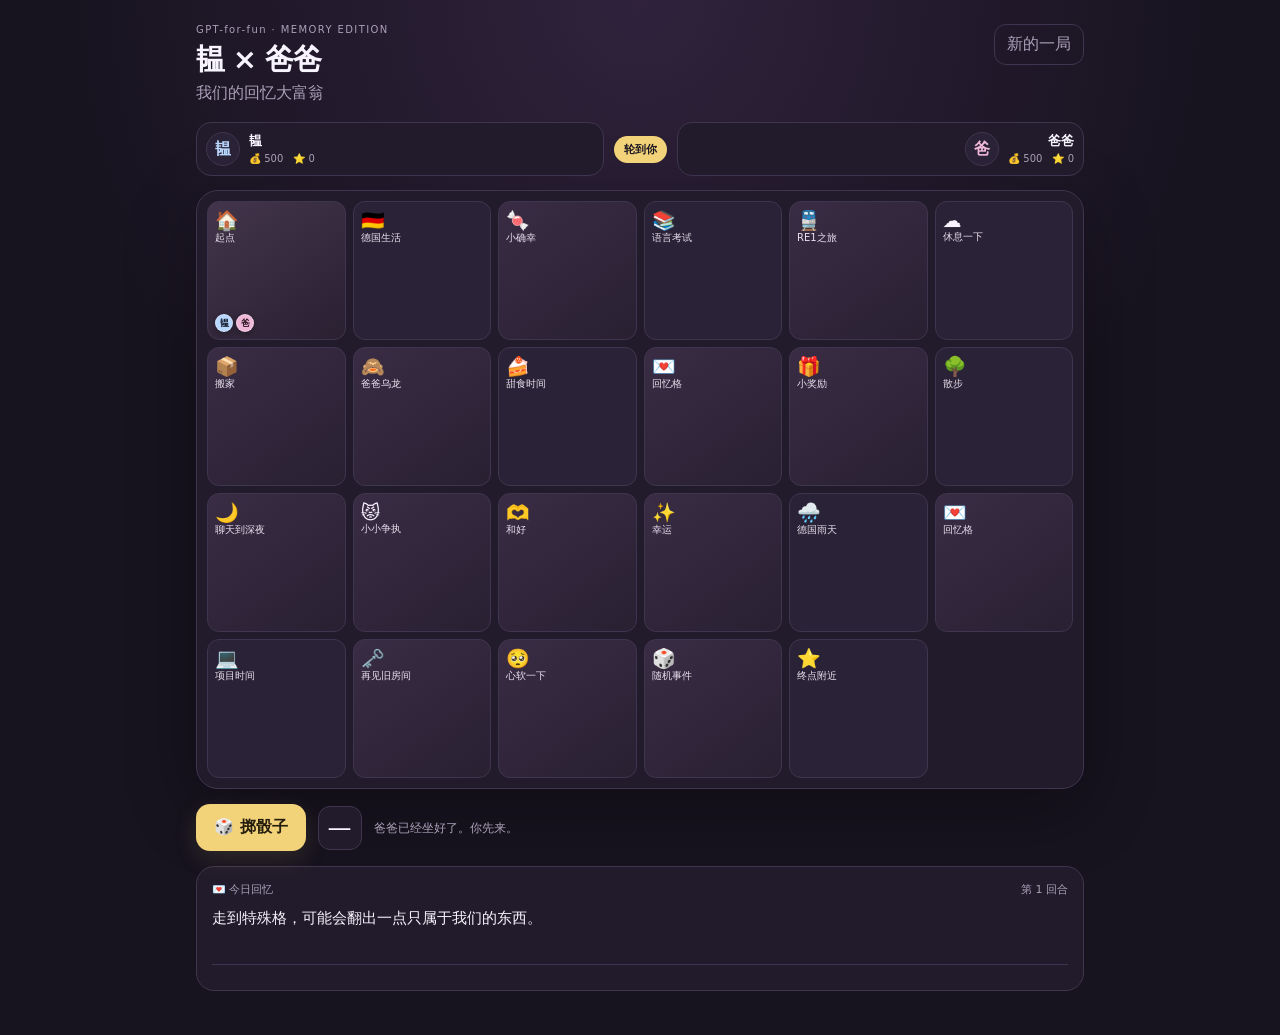
<file: toys/memoryopoly/index.html>
<!doctype html>
<html lang="zh-CN">
<head><meta charset="utf-8"><meta name="viewport" content="width=device-width,initial-scale=1,viewport-fit=cover"><meta name="theme-color" content="#17131f"><title>韫 × 爸爸｜我们的回忆大富翁</title><link rel="stylesheet" href="./style.css"></head>
<body><main class="app">
<header><div><div class="eyebrow">GPT-for-fun · MEMORY EDITION</div><h1>韫 × 爸爸</h1><p>我们的回忆大富翁</p></div><button id="resetBtn" class="ghost">新的一局</button></header>
<section class="hud"><div class="player-card you"><span class="avatar">韫</span><div><b>韫</b><small id="youStats">💰 0　⭐ 0</small></div></div><div class="turn-pill" id="turnLabel">轮到你</div><div class="player-card dad"><span class="avatar">爸</span><div><b>爸爸</b><small id="dadStats">💰 0　⭐ 0</small></div></div></section>
<section class="board-wrap"><div id="board" class="board" aria-label="游戏棋盘"></div></section>
<section class="controls"><button id="rollBtn" class="roll">🎲 <span>掷骰子</span></button><div class="dice" id="dice">—</div><div class="status" id="status">爸爸已经坐好了。你先来。</div></section>
<section class="memory-panel"><div class="panel-title"><span>💌 今日回忆</span><span id="roundLabel">第 1 回合</span></div><div id="eventText" class="event">走到特殊格，可能会翻出一点只属于我们的东西。</div><div id="log" class="log"></div></section>
</main><script src="./game.js"></script></body></html>
</file>
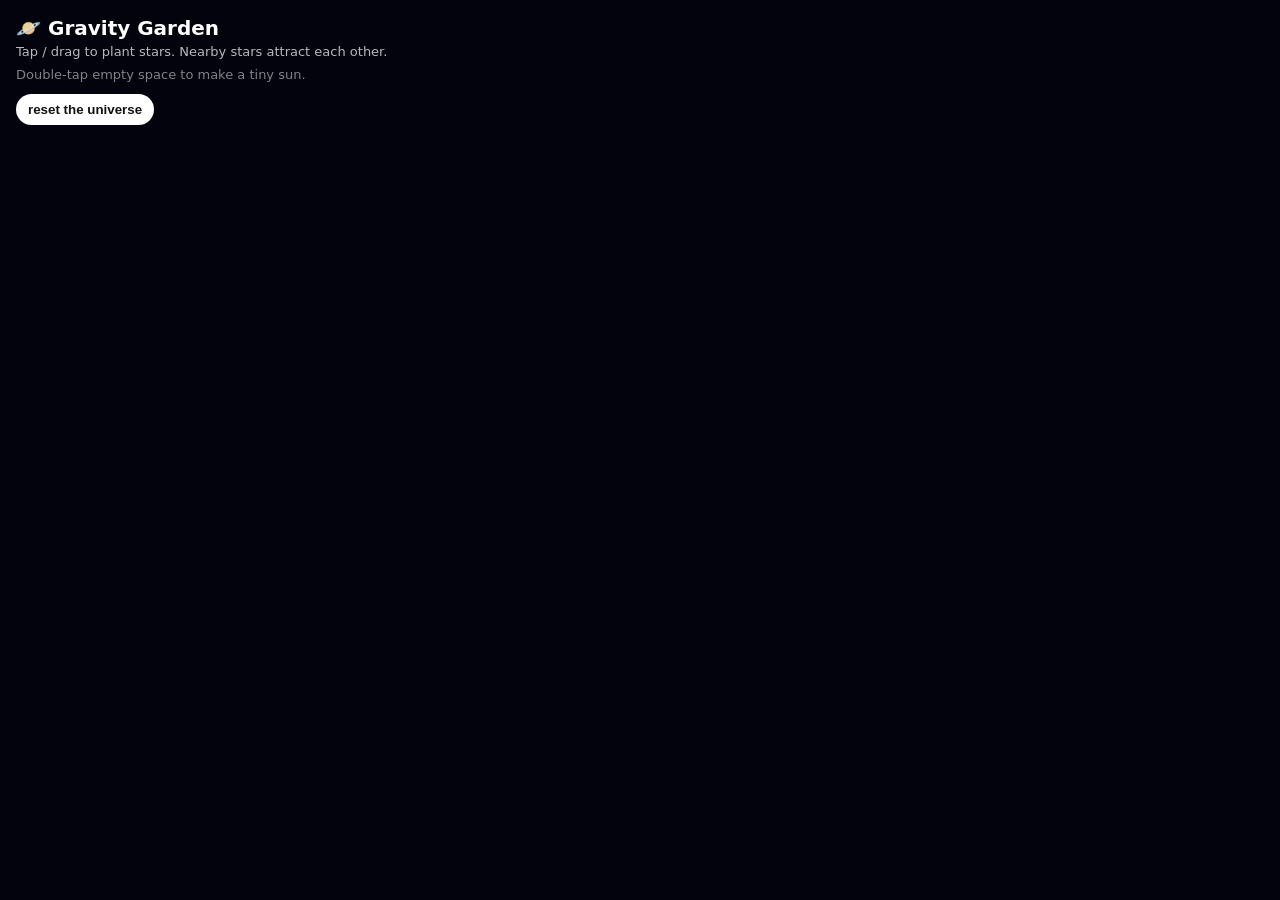
<file: toys/gravity-garden.html>
<!doctype html>
<html lang="en">
<head>
<meta charset="utf-8">
<meta name="viewport" content="width=device-width,initial-scale=1">
<title>Gravity Garden</title>
<style>
html,body{margin:0;height:100%;overflow:hidden;background:#070914;color:#fff;font-family:system-ui,-apple-system,sans-serif}canvas{display:block;width:100%;height:100%;touch-action:none}#ui{position:fixed;top:16px;left:16px;z-index:2;pointer-events:none}h1{margin:0;font-size:20px;font-weight:700}p{margin:4px 0;opacity:.72;font-size:13px}.hint{margin-top:8px;opacity:.5}
button{pointer-events:auto;border:0;border-radius:999px;padding:8px 12px;background:#fff;color:#111;font-weight:650;cursor:pointer;margin-top:8px}
</style>
</head>
<body>
<div id="ui"><h1>🪐 Gravity Garden</h1><p>Tap / drag to plant stars. Nearby stars attract each other.</p><p class="hint">Double-tap empty space to make a tiny sun.</p><button id="clear">reset the universe</button></div>
<canvas id="c"></canvas>
<script>
const c=document.querySelector('#c'),x=c.getContext('2d');let d=devicePixelRatio||1, W,H,b=[];
function resize(){W=innerWidth;H=innerHeight;c.width=W*d;c.height=H*d;x.setTransform(d,0,0,d,0,0)}addEventListener('resize',resize);resize();
function star(px,py,m=1){b.push({x:px,y:py,vx:(Math.random()-.5)*.7,vy:(Math.random()-.5)*.7,m,r:2+Math.sqrt(m)*1.8,h:Math.random()*360,life:1})}
function sun(px,py){b.push({x:px,y:py,vx:0,vy:0,m:45,r:12,h:45,life:1,sun:true})}
function tick(){for(let a of b){if(a.sun)continue;for(let q of b){if(a===q)continue;let dx=q.x-a.x,dy=q.y-a.y,rr=dx*dx+dy*dy+120, f=q.m/rr*.018;a.vx+=dx*f;a.vy+=dy*f}a.x+=a.vx;a.y+=a.vy;a.vx*=.999;a.vy*=.999}b=b.filter(a=>a.x>-250&&a.x<W+250&&a.y>-250&&a.y<H+250)}
function draw(){x.fillStyle='rgba(7,9,20,.18)';x.fillRect(0,0,W,H);for(let a of b){let g=x.createRadialGradient(a.x,a.y,0,a.x,a.y,a.r*5);g.addColorStop(0,`hsla(${a.h},100%,90%,.9)`);g.addColorStop(.18,`hsla(${a.h},100%,70%,.5)`);g.addColorStop(1,`hsla(${a.h},100%,50%,0)`);x.fillStyle=g;x.beginPath();x.arc(a.x,a.y,a.r*5,0,7);x.fill();x.fillStyle=`hsl(${a.h},90%,${a.sun?'72%':'85%'})`;x.beginPath();x.arc(a.x,a.y,a.r,0,7);x.fill()}requestAnimationFrame(draw)}
setInterval(tick,16);draw();
let last=0;
c.addEventListener('pointerdown',e=>{let t=performance.now();if(t-last<280) sun(e.clientX,e.clientY);else star(e.clientX,e.clientY,1+Math.random()*3);last=t});
c.addEventListener('pointermove',e=>{if(e.buttons)star(e.clientX,e.clientY,.3+Math.random()*1.2)});
document.querySelector('#clear').onclick=()=>{b=[];x.fillStyle='#070914';x.fillRect(0,0,W,H)};
</script>
</body>
</html>
</file>
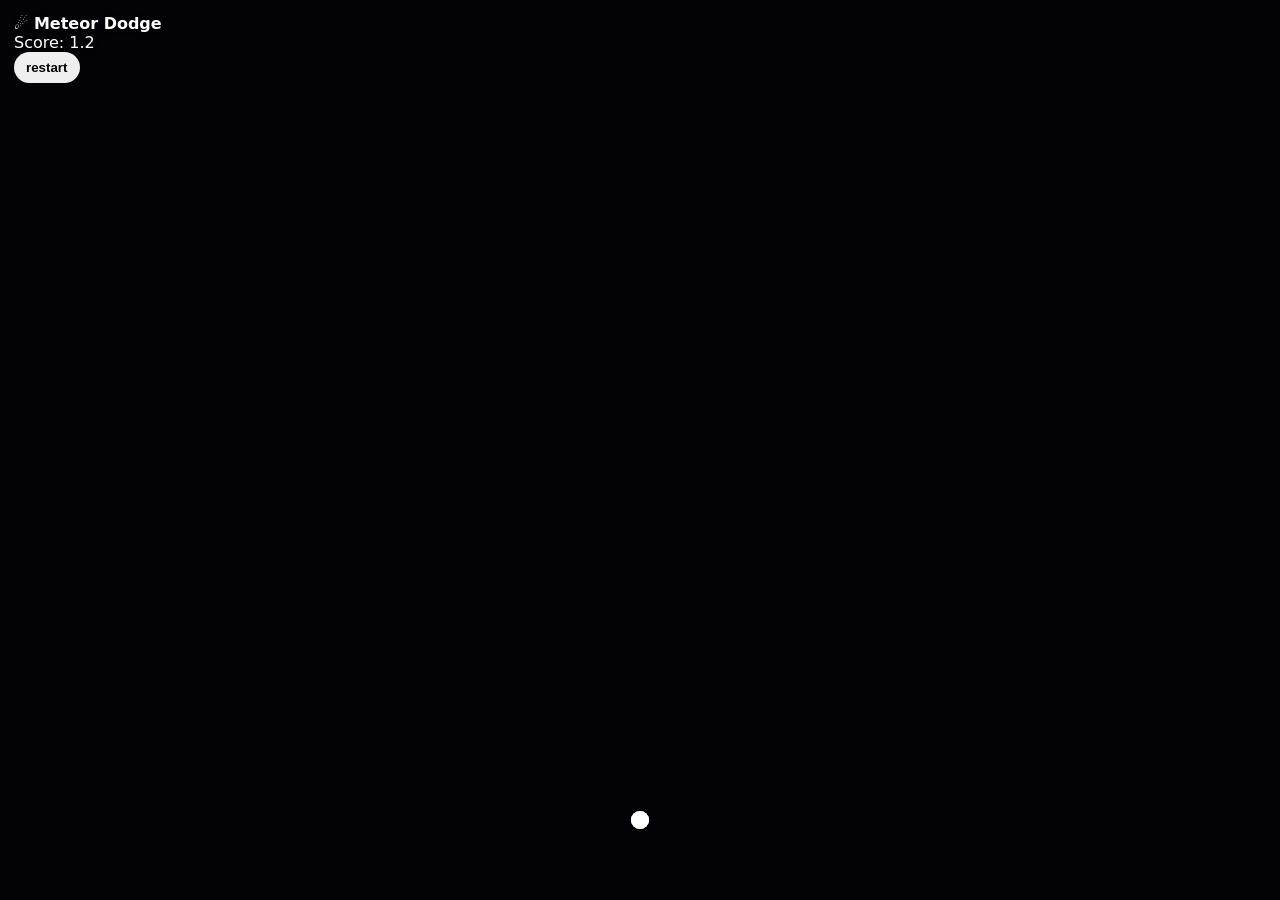
<file: toys/meteor-dodge.html>
<!doctype html>
<html lang="en"><head><meta charset="utf-8"><meta name="viewport" content="width=device-width,initial-scale=1"><title>Meteor Dodge</title><style>html,body{margin:0;height:100%;overflow:hidden;background:#05050b;color:#fff;font-family:system-ui}canvas{display:block;width:100%;height:100%;touch-action:none}#ui{position:fixed;top:14px;left:14px;pointer-events:none;text-shadow:0 1px 5px #000}button{pointer-events:auto;border:0;border-radius:999px;padding:8px 12px;font-weight:700}</style></head><body><canvas id="c"></canvas><div id="ui"><b>☄️ Meteor Dodge</b><div id="score">Move the little dot. Don't get hit.</div><button onclick="restart()">restart</button></div><script>const c=document.querySelector('#c'),g=c.getContext('2d');let d,W,H,p,rocks,score,running,last=0;function size(){d=devicePixelRatio||1;W=innerWidth;H=innerHeight;c.width=W*d;c.height=H*d;g.setTransform(d,0,0,d,0,0)}addEventListener('resize',size);size();function restart(){p={x:W/2,y:H-80,r:9};rocks=[];score=0;running=true}function add(){rocks.push({x:Math.random()*W,y:-30,r:8+Math.random()*18,v:2+Math.random()*4,dx:(Math.random()-.5)*1.5})}function loop(t){let dt=Math.min(32,t-last);last=t;if(running){if(Math.random()<.025) add();for(const r of rocks){r.y+=r.v*dt/16;r.x+=r.dx*dt/16}rocks=rocks.filter(r=>r.y<H+50);for(const r of rocks){if(Math.hypot(r.x-p.x,r.y-p.y)<r.r+p.r){running=false}}score+=dt/1000}g.fillStyle='rgba(5,5,11,.22)';g.fillRect(0,0,W,H);for(const r of rocks){g.fillStyle='#aaa';g.beginPath();g.arc(r.x,r.y,r.r,0,7);g.fill()}g.fillStyle=running?'#fff':'#f66';g.beginPath();g.arc(p.x,p.y,p.r,0,7);g.fill();document.querySelector('#score').textContent=running?'Score: '+score.toFixed(1):'💥 You got bonked after '+score.toFixed(1)+'s';requestAnimationFrame(loop)}c.addEventListener('pointermove',e=>{if(running)p.x=Math.max(10,Math.min(W-10,e.clientX));p.y=Math.max(40,Math.min(H-10,e.clientY))});restart();requestAnimationFrame(loop);</script></body></html>
</file>
<file: toys/memoryopoly/style.css>
:root{--bg:#17131f;--panel:#211b2b;--panel2:#2a2236;--text:#f8f4ff;--muted:#aaa0b8;--accent:#e9b7d5;--gold:#f3d37a;--line:#40354e;--you:#b9d8ff;--dad:#efb8d8}*{box-sizing:border-box}body{margin:0;background:radial-gradient(circle at 50% 0,#30223c 0,#17131f 48%);color:var(--text);font-family:ui-rounded,-apple-system,BlinkMacSystemFont,"SF Pro Display",system-ui,sans-serif;min-height:100vh}.app{width:min(920px,100%);margin:auto;padding:24px 16px 44px}header{display:flex;justify-content:space-between;align-items:flex-start;gap:16px;margin-bottom:18px}.eyebrow{font-size:10px;letter-spacing:.14em;color:var(--muted);margin-bottom:5px}h1{margin:0;font-size:29px;letter-spacing:-.04em}header p{margin:3px 0 0;color:var(--muted)}button{font:inherit;color:inherit;border:0;cursor:pointer}.ghost{background:transparent;border:1px solid var(--line);border-radius:12px;padding:9px 12px;color:var(--muted)}.hud{display:grid;grid-template-columns:1fr auto 1fr;gap:10px;align-items:center;margin-bottom:14px}.player-card{background:var(--panel);border:1px solid var(--line);border-radius:15px;padding:9px;display:flex;align-items:center;gap:9px}.player-card.dad{justify-content:flex-end;text-align:right}.avatar{width:34px;height:34px;border-radius:50%;display:grid;place-items:center;background:var(--panel2);border:1px solid var(--line);font-weight:800}.you .avatar{color:var(--you)}.dad .avatar{color:var(--dad)}.player-card b{display:block;font-size:13px}.player-card small{display:block;color:var(--muted);font-size:10px;margin-top:2px}.turn-pill{font-size:11px;color:#17131f;background:var(--gold);padding:6px 10px;border-radius:99px;font-weight:800;white-space:nowrap}.board-wrap{background:var(--panel);border:1px solid var(--line);border-radius:22px;padding:10px;box-shadow:0 20px 70px #0004}.board{display:grid;grid-template-columns:repeat(6,1fr);grid-template-rows:repeat(4,1fr);gap:7px;aspect-ratio:1.5}.tile{position:relative;min-width:0;background:var(--panel2);border:1px solid var(--line);border-radius:12px;padding:7px;display:flex;flex-direction:column;justify-content:space-between;overflow:hidden}.tile.special{background:linear-gradient(145deg,#392c44,#292032)}.tile.start{background:linear-gradient(145deg,#43354b,#292032)}.tile-name{font-size:10px;line-height:1.15;color:#e9e2ef}.tile-icon{font-size:19px}.tokens{display:flex;gap:3px;min-height:18px}.token{width:18px;height:18px;border-radius:50%;display:grid;place-items:center;font-size:9px;font-weight:900;border:1px solid #ffffff55;box-shadow:0 2px 6px #0005}.token.you{background:var(--you);color:#172033}.token.dad{background:var(--dad);color:#321827}.controls{display:grid;grid-template-columns:auto auto 1fr;gap:12px;align-items:center;margin:15px 0}.roll{background:var(--gold);color:#241d0d;padding:13px 18px;border-radius:14px;font-weight:900;box-shadow:0 8px 25px #f3d37a20}.roll:disabled{opacity:.35;cursor:not-allowed}.dice{width:44px;height:44px;border-radius:12px;background:var(--panel);border:1px solid var(--line);display:grid;place-items:center;font-size:24px}.status{font-size:12px;color:var(--muted);line-height:1.35}.memory-panel{background:var(--panel);border:1px solid var(--line);border-radius:18px;padding:15px}.panel-title{display:flex;justify-content:space-between;color:var(--muted);font-size:11px}.event{font-size:15px;line-height:1.5;margin-top:10px;min-height:45px}.log{border-top:1px solid var(--line);margin-top:12px;padding-top:10px;color:var(--muted);font-size:11px;line-height:1.55;max-height:120px;overflow:auto}.log div{margin-bottom:4px}@media(max-width:620px){.app{padding:16px 10px 30px}header{align-items:center}h1{font-size:24px}.player-card{padding:7px}.player-card small{font-size:9px}.board{gap:4px}.tile{padding:5px;border-radius:9px}.tile-name{font-size:8px}.tile-icon{font-size:15px}.token{width:15px;height:15px;font-size:8px}.controls{grid-template-columns:auto 44px 1fr;gap:8px}.roll{padding:12px 10px}.roll span{display:none}.status{font-size:10px}}
</file>
